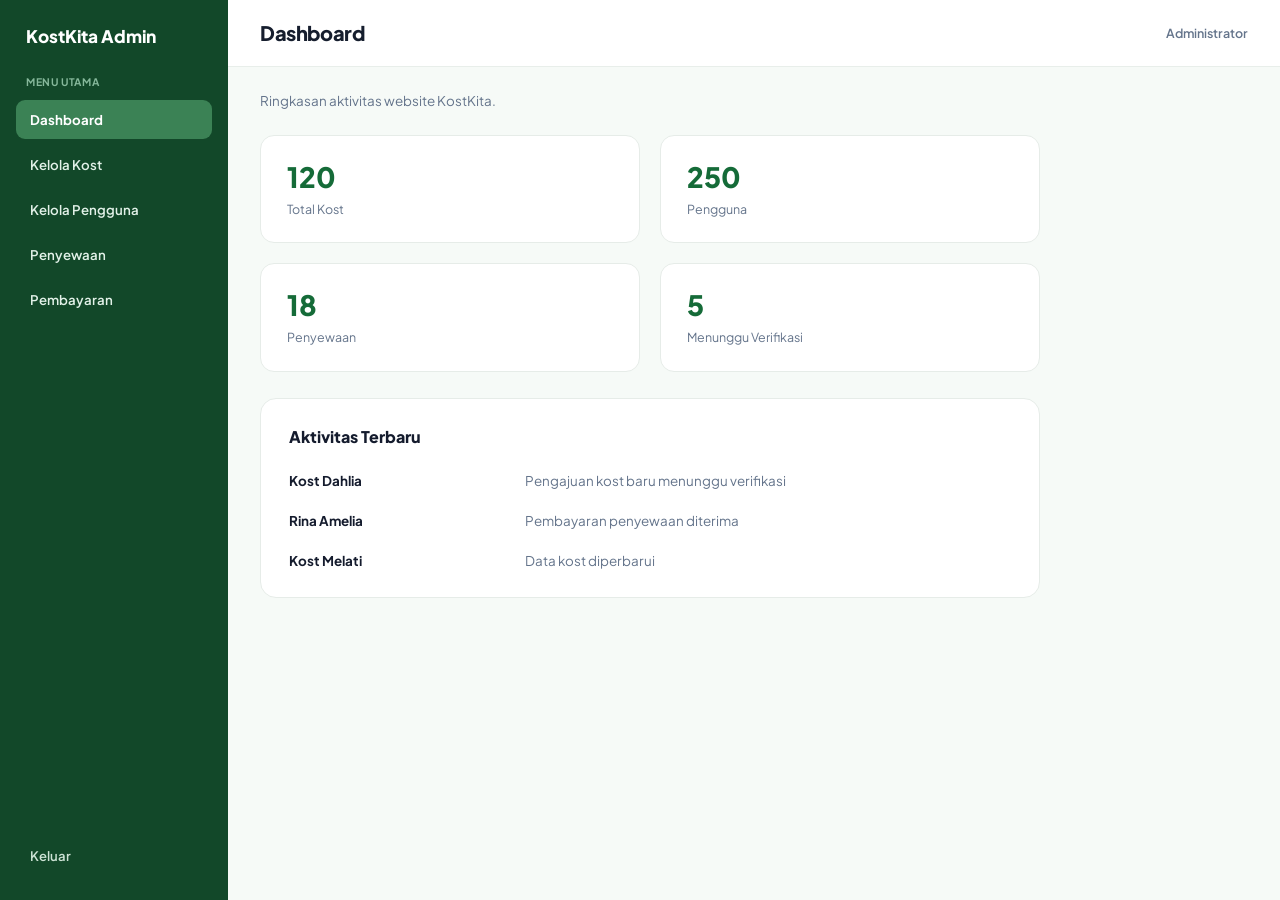
<file: admin.html>
<!doctype html>
<html lang="id">

<head>
  <meta charset="UTF-8" />
  <meta name="viewport" content="width=device-width, initial-scale=1.0" />
  <title>Dashboard Admin | KostKita</title>
  <link rel="preconnect" href="https://fonts.googleapis.com" />
  <link rel="preconnect" href="https://fonts.gstatic.com" crossorigin />
  <link href="https://fonts.googleapis.com/css2?family=Plus+Jakarta+Sans:wght@400;500;600;700;800&display=swap"
    rel="stylesheet" />
  <link rel="stylesheet" href="css/style.css" />
  <link rel="stylesheet" href="css/admin-style.css" />
</head>

<body class="admin-app-body">
  <div class="admin-shell">
    <!-- SIDEBAR HIJAU KIRI -->
    <aside class="admin-sidebar" id="adminSidebar">
      <div class="sidebar-top">
        <div class="sidebar-brand">KostKita Admin</div>
        <div class="sidebar-menu-label">MENU UTAMA</div>

        <nav class="sidebar-nav" aria-label="Menu Utama Admin">
          <button type="button" class="sidebar-link active" data-view="dashboard" data-title="Dashboard"
            onclick="switchAdminView(this)">
            Dashboard
          </button>
          <button type="button" class="sidebar-link" data-view="kost" data-title="Kelola Kost"
            onclick="switchAdminView(this)">
            Kelola Kost
          </button>
          <button type="button" class="sidebar-link" data-view="pengguna" data-title="Kelola Pengguna"
            onclick="switchAdminView(this)">
            Kelola Pengguna
          </button>
          <button type="button" class="sidebar-link" data-view="penyewaan" data-title="Kelola Penyewaan"
            onclick="switchAdminView(this)">
            Penyewaan
          </button>
          <button type="button" class="sidebar-link" data-view="pembayaran" data-title="Kelola Pembayaran"
            onclick="switchAdminView(this)">
            Pembayaran
          </button>
        </nav>
      </div>

      <div class="sidebar-bottom">
        <a href="login-admin.html" class="sidebar-logout" onclick="logoutAdmin()">
          Keluar
        </a>
      </div>
    </aside>

    <!-- AREA KONTEN KANAN -->
    <div class="admin-main-area">
      <!-- HEADER ATAS -->
      <header class="admin-topbar">
        <div class="topbar-left">
          <button type="button" class="btn-mobile-menu" aria-label="Buka Menu" onclick="toggleSidebarMobile()">
            ☰
          </button>
          <h1 id="adminHeaderTitle">Dashboard</h1>
        </div>
        <span class="admin-role-label">Administrator</span>
      </header>

      <main class="admin-content">
        <!-- ================= 1. VIEW DASHBOARD ================= -->
        <section id="view-dashboard" class="admin-view">
          <p class="admin-view-subtitle">
            Ringkasan aktivitas website KostKita.
          </p>

          <!-- 4 Kartu Statistik -->
          <div class="admin-stats-grid">
            <div class="admin-stat-card">
              <strong id="statTotalKost">120</strong>
              <span>Total Kost</span>
            </div>

            <div class="admin-stat-card">
              <strong id="statTotalUsers">250</strong>
              <span>Pengguna</span>
            </div>

            <div class="admin-stat-card">
              <strong id="statTotalRentals">18</strong>
              <span>Penyewaan</span>
            </div>

            <div class="admin-stat-card">
              <strong id="statPendingVerify">5</strong>
              <span>Menunggu Verifikasi</span>
            </div>
          </div>

          <!-- Kartu Aktivitas Terbaru -->
          <div class="admin-card">
            <h2>Aktivitas Terbaru</h2>

            <div class="activity-list">
              <div class="activity-row">
                <strong>Kost Dahlia</strong>
                <span>Pengajuan kost baru menunggu verifikasi</span>
              </div>
              <div class="activity-row">
                <strong>Rina Amelia</strong>
                <span>Pembayaran penyewaan diterima</span>
              </div>
              <div class="activity-row">
                <strong>Kost Melati</strong>
                <span>Data kost diperbarui</span>
              </div>
            </div>
          </div>
        </section>

        <!-- ================= 2. VIEW KELOLA KOST ================= -->
        <section id="view-kost" class="admin-view hidden">
          <p class="admin-view-subtitle">
            Tambah, lihat, ubah, dan hapus data kost.
          </p>

          <div class="view-action-bar">
            <button type="button" class="btn-admin-primary" onclick="openKostModal()">
              + Tambah Kost
            </button>
          </div>

          <div class="admin-table-card">
            <table class="admin-table">
              <thead>
                <tr>
                  <th>Nama Kost</th>
                  <th>Pemilik</th>
                  <th>Harga / bln</th>
                  <th>Status</th>
                  <th class="col-action">Aksi</th>
                </tr>
              </thead>
              <tbody id="kostTableBody"></tbody>
            </table>
          </div>
        </section>

        <!-- ================= 3. VIEW KELOLA PENGGUNA ================= -->
        <section id="view-pengguna" class="admin-view hidden">
          <p class="admin-view-subtitle">
            Lihat dan kelola akun mahasiswa yang terdaftar.
          </p>

          <div class="admin-table-card">
            <table class="admin-table">
              <thead>
                <tr>
                  <th>Nama Pengguna</th>
                  <th>Email</th>
                  <th>No. HP</th>
                  <th class="col-action">Aksi</th>
                </tr>
              </thead>
              <tbody id="userTableBody"></tbody>
            </table>
          </div>
        </section>

        <!-- ================= 4. VIEW KELOLA PENYEWAAN ================= -->
        <section id="view-penyewaan" class="admin-view hidden">
          <p class="admin-view-subtitle">
            Periksa pengajuan dan perbarui status penyewaan.
          </p>

          <div class="admin-table-card">
            <table class="admin-table">
              <thead>
                <tr>
                  <th>Penyewa</th>
                  <th>Nama Kost</th>
                  <th>Tanggal</th>
                  <th>Status</th>
                  <th class="col-action">Aksi</th>
                </tr>
              </thead>
              <tbody id="rentalTableBody"></tbody>
            </table>
          </div>
        </section>

        <!-- ================= 5. VIEW KELOLA PEMBAYARAN ================= -->
        <section id="view-pembayaran" class="admin-view hidden">
          <p class="admin-view-subtitle">
            Periksa pembayaran dan perbarui status transaksi.
          </p>

          <div class="admin-table-card">
            <table class="admin-table">
              <thead>
                <tr>
                  <th>Penyewa</th>
                  <th>Metode</th>
                  <th>Total</th>
                  <th>Status</th>
                  <th class="col-action">Aksi</th>
                </tr>
              </thead>
              <tbody id="paymentTableBody"></tbody>
            </table>
          </div>
        </section>
      </main>
    </div>
  </div>

  <!-- ================= MODAL KELOLA DATA ================= -->
  <div class="admin-modal-backdrop hidden" id="adminModalBackdrop">
    <div class="admin-modal-box">
      <div class="admin-modal-header">
        <h3 id="modalTitle">Edit Data</h3>
        <button type="button" class="btn-close-modal" onclick="closeAdminModal()">
          ✕
        </button>
      </div>
      <div id="modalBodyContent"></div>
    </div>
  </div>

  <script>
    // Data awal sesuai tampilan panel admin KostKita
    let kostData = [
      { id: 1, name: "Kost Dahlia", owner: "Ibu Sari", price: "Rp1.450.000", status: "Aktif" },
      { id: 2, name: "Kost Melati", owner: "Pak Budi", price: "Rp1.200.000", status: "Aktif" },
      { id: 3, name: "Kost Mawar", owner: "Ibu Rina", price: "Rp1.100.000", status: "Pending" },
      { id: 4, name: "Kost Anggrek", owner: "Pak Dedi", price: "Rp1.350.000", status: "Aktif" }
    ];

    let userData = [
      { id: 1, name: "Rina Amelia", email: "rina@email.com", phone: "081234567890" },
      { id: 2, name: "Dimas Putra", email: "dimas@email.com", phone: "081298765432" },
      { id: 3, name: "Salsa Putri", email: "salsa@email.com", phone: "081377889900" },
      { id: 4, name: "Fajar Ramadhan", email: "fajar@email.com", phone: "081355667788" }
    ];

    let rentalData = [
      { id: 1, tenant: "Rina Amelia", kost: "Kost Dahlia", date: "01/12/26", status: "Diajukan" },
      { id: 2, tenant: "Dimas Putra", kost: "Kost Melati", date: "15/01/27", status: "Disetujui" },
      { id: 3, tenant: "Salsa Putri", kost: "Kost Mawar", date: "20/01/27", status: "Ditolak" }
    ];

    let paymentData = [
      { id: 1, tenant: "Rina Amelia", method: "Transfer Bank", total: "Rp4.350.000", status: "Menunggu" },
      { id: 2, tenant: "Dimas Putra", method: "QRIS", total: "Rp1.200.000", status: "Berhasil" },
      { id: 3, tenant: "Salsa Putri", method: "E-Wallet", total: "Rp3.300.000", status: "Berhasil" }
    ];

    // Navigasi antar menu sidebar
    function switchAdminView(btn) {
      document.querySelectorAll(".sidebar-link").forEach((el) => el.classList.remove("active"));
      btn.classList.add("active");

      const targetView = btn.dataset.view;
      document.getElementById("adminHeaderTitle").textContent = btn.dataset.title;

      document.querySelectorAll(".admin-view").forEach((sec) => sec.classList.add("hidden"));
      document.getElementById(`view-${targetView}`).classList.remove("hidden");

      // Tutup sidebar otomatis di layar mobile
      document.getElementById("adminSidebar").classList.remove("open");
    }

    function toggleSidebarMobile() {
      document.getElementById("adminSidebar").classList.toggle("open");
    }

    function logoutAdmin() {
      sessionStorage.removeItem("kostkita_admin_email");
    }

    // Render tabel Kelola Kost
    function renderKostTable() {
      const tbody = document.getElementById("kostTableBody");
      tbody.innerHTML = kostData
        .map((item) => {
          const statusClass = item.status === "Aktif" ? "text-status-green" : "text-status-muted";
          return `
              <tr>
                <td><strong>${item.name}</strong></td>
                <td>${item.owner}</td>
                <td>${item.price}</td>
                <td><span class="${statusClass}">${item.status}</span></td>
                <td class="col-action">
                  <button type="button" class="action-link" onclick="openKostModal(${item.id})">Edit</button>
                  <span class="action-dot">•</span>
                  <button type="button" class="action-link" onclick="deleteKost(${item.id})">Hapus</button>
                </td>
              </tr>
            `;
        })
        .join("");
    }

    // Render tabel Kelola Pengguna
    function renderUserTable() {
      const tbody = document.getElementById("userTableBody");
      tbody.innerHTML = userData
        .map(
          (user) => `
            <tr>
              <td><strong>${user.name}</strong></td>
              <td>${user.email}</td>
              <td>${user.phone}</td>
              <td class="col-action">
                <button type="button" class="action-link" onclick="openUserModal(${user.id})">Edit</button>
                <span class="action-dot">•</span>
                <button type="button" class="action-link" onclick="deleteUser(${user.id})">Hapus</button>
              </td>
            </tr>
          `
        )
        .join("");
    }

    // Render tabel Kelola Penyewaan
    function renderRentalTable() {
      const tbody = document.getElementById("rentalTableBody");
      tbody.innerHTML = rentalData
        .map(
          (item) => `
            <tr>
              <td><strong>${item.tenant}</strong></td>
              <td>${item.kost}</td>
              <td>${item.date}</td>
              <td>${item.status}</td>
              <td class="col-action">
                <button type="button" class="action-link" onclick="openRentalModal(${item.id})">Lihat / Ubah</button>
              </td>
            </tr>
          `
        )
        .join("");
    }

    // Render tabel Kelola Pembayaran
    function renderPaymentTable() {
      const tbody = document.getElementById("paymentTableBody");
      tbody.innerHTML = paymentData
        .map((item) => {
          const isPaid = item.status === "Berhasil";
          const statusClass = isPaid ? "text-status-green" : "text-status-muted";
          const actionText = isPaid ? "Lihat" : "Verifikasi";
          return `
              <tr>
                <td><strong>${item.tenant}</strong></td>
                <td>${item.method}</td>
                <td>${item.total}</td>
                <td><span class="${statusClass}">${item.status}</span></td>
                <td class="col-action">
                  <button type="button" class="action-link" onclick="openPaymentModal(${item.id})">${actionText}</button>
                </td>
              </tr>
            `;
        })
        .join("");
    }

    // Modal Helpers
    function openModal(title, htmlContent) {
      document.getElementById("modalTitle").textContent = title;
      document.getElementById("modalBodyContent").innerHTML = htmlContent;
      document.getElementById("adminModalBackdrop").classList.remove("hidden");
    }

    function closeAdminModal() {
      document.getElementById("adminModalBackdrop").classList.add("hidden");
    }

    // CRUD Kost
    function openKostModal(id = null) {
      const existing = kostData.find((k) => k.id === id) || {
        name: "",
        owner: "",
        price: "Rp1.300.000",
        status: "Aktif"
      };

      openModal(
        id ? "Edit Data Kost" : "Tambah Kost Baru",
        `
          <form onsubmit="saveKost(event, ${id})">
            <div class="admin-form-group">
              <label>Nama Kost</label>
              <input type="text" id="mKostName" value="${existing.name}" required />
            </div>
            <div class="admin-form-group">
              <label>Pemilik</label>
              <input type="text" id="mKostOwner" value="${existing.owner}" required />
            </div>
            <div class="admin-form-group">
              <label>Harga / bln</label>
              <input type="text" id="mKostPrice" value="${existing.price}" required />
            </div>
            <div class="admin-form-group">
              <label>Status</label>
              <select id="mKostStatus">
                <option value="Aktif" ${existing.status === "Aktif" ? "selected" : ""}>Aktif</option>
                <option value="Pending" ${existing.status === "Pending" ? "selected" : ""}>Pending</option>
              </select>
            </div>
            <button type="submit" class="btn-admin-login">Simpan Data Kost</button>
          </form>
        `
      );
    }

    function saveKost(e, id) {
      e.preventDefault();
      const name = document.getElementById("mKostName").value.trim();
      const owner = document.getElementById("mKostOwner").value.trim();
      const price = document.getElementById("mKostPrice").value.trim();
      const status = document.getElementById("mKostStatus").value;

      if (id) {
        const idx = kostData.findIndex((k) => k.id === id);
        if (idx !== -1) kostData[idx] = { id, name, owner, price, status };
      } else {
        kostData.push({ id: Date.now(), name, owner, price, status });
      }

      renderKostTable();
      closeAdminModal();
    }

    function deleteKost(id) {
      if (!confirm("Hapus data kost ini?")) return;
      kostData = kostData.filter((k) => k.id !== id);
      renderKostTable();
    }

    // CRUD Pengguna
    function openUserModal(id) {
      const user = userData.find((u) => u.id === id);
      if (!user) return;

      openModal(
        "Edit Data Pengguna",
        `
          <form onsubmit="saveUser(event, ${id})">
            <div class="admin-form-group">
              <label>Nama Pengguna</label>
              <input type="text" id="mUserName" value="${user.name}" required />
            </div>
            <div class="admin-form-group">
              <label>Email</label>
              <input type="email" id="mUserEmail" value="${user.email}" required />
            </div>
            <div class="admin-form-group">
              <label>No. HP</label>
              <input type="text" id="mUserPhone" value="${user.phone}" required />
            </div>
            <button type="submit" class="btn-admin-login">Simpan Perubahan</button>
          </form>
        `
      );
    }

    function saveUser(e, id) {
      e.preventDefault();
      const idx = userData.findIndex((u) => u.id === id);
      if (idx !== -1) {
        userData[idx].name = document.getElementById("mUserName").value.trim();
        userData[idx].email = document.getElementById("mUserEmail").value.trim();
        userData[idx].phone = document.getElementById("mUserPhone").value.trim();
      }
      renderUserTable();
      closeAdminModal();
    }

    function deleteUser(id) {
      if (!confirm("Hapus akun pengguna ini?")) return;
      userData = userData.filter((u) => u.id !== id);
      renderUserTable();
    }

    // Ubah Status Penyewaan
    function openRentalModal(id) {
      const item = rentalData.find((r) => r.id === id);
      if (!item) return;

      openModal(
        "Detail & Status Penyewaan",
        `
          <p class="modal-info-line"><strong>Penyewa:</strong> ${item.tenant}</p>
          <p class="modal-info-line"><strong>Nama Kost:</strong> ${item.kost}</p>
          <p class="modal-info-line" style="margin-bottom:16px"><strong>Tanggal Masuk:</strong> ${item.date}</p>
          <form onsubmit="saveRentalStatus(event, ${id})">
            <div class="admin-form-group">
              <label>Status Pengajuan</label>
              <select id="mRentalStatus">
                <option value="Diajukan" ${item.status === "Diajukan" ? "selected" : ""}>Diajukan</option>
                <option value="Disetujui" ${item.status === "Disetujui" ? "selected" : ""}>Disetujui</option>
                <option value="Ditolak" ${item.status === "Ditolak" ? "selected" : ""}>Ditolak</option>
              </select>
            </div>
            <button type="submit" class="btn-admin-login">Perbarui Status</button>
          </form>
        `
      );
    }

    function saveRentalStatus(e, id) {
      e.preventDefault();
      const idx = rentalData.findIndex((r) => r.id === id);
      if (idx !== -1) {
        rentalData[idx].status = document.getElementById("mRentalStatus").value;
      }
      renderRentalTable();
      closeAdminModal();
    }

    // Verifikasi Pembayaran
    function openPaymentModal(id) {
      const item = paymentData.find((p) => p.id === id);
      if (!item) return;

      const isPaid = item.status === "Berhasil";
      openModal(
        isPaid ? "Detail Transaksi Pembayaran" : "Verifikasi Pembayaran",
        `
          <p class="modal-info-line"><strong>Penyewa:</strong> ${item.tenant}</p>
          <p class="modal-info-line"><strong>Metode:</strong> ${item.method}</p>
          <p class="modal-info-line"><strong>Total:</strong> ${item.total}</p>
          <p class="modal-info-line" style="margin-bottom:18px"><strong>Status Saat Ini:</strong> ${item.status}</p>
          ${isPaid
          ? `<button type="button" class="btn-admin-login" onclick="closeAdminModal()">Tutup</button>`
          : `<button type="button" class="btn-admin-login" onclick="verifyPayment(${id})">Konfirmasi & Verifikasi Pembayaran</button>`
        }
        `
      );
    }

    function verifyPayment(id) {
      const idx = paymentData.findIndex((p) => p.id === id);
      if (idx !== -1) {
        paymentData[idx].status = "Berhasil";
      }
      renderPaymentTable();
      closeAdminModal();
    }

    // Inisialisasi awal
    renderKostTable();
    renderUserTable();
    renderRentalTable();
    renderPaymentTable();
  </script>
</body>

</html>
</file>
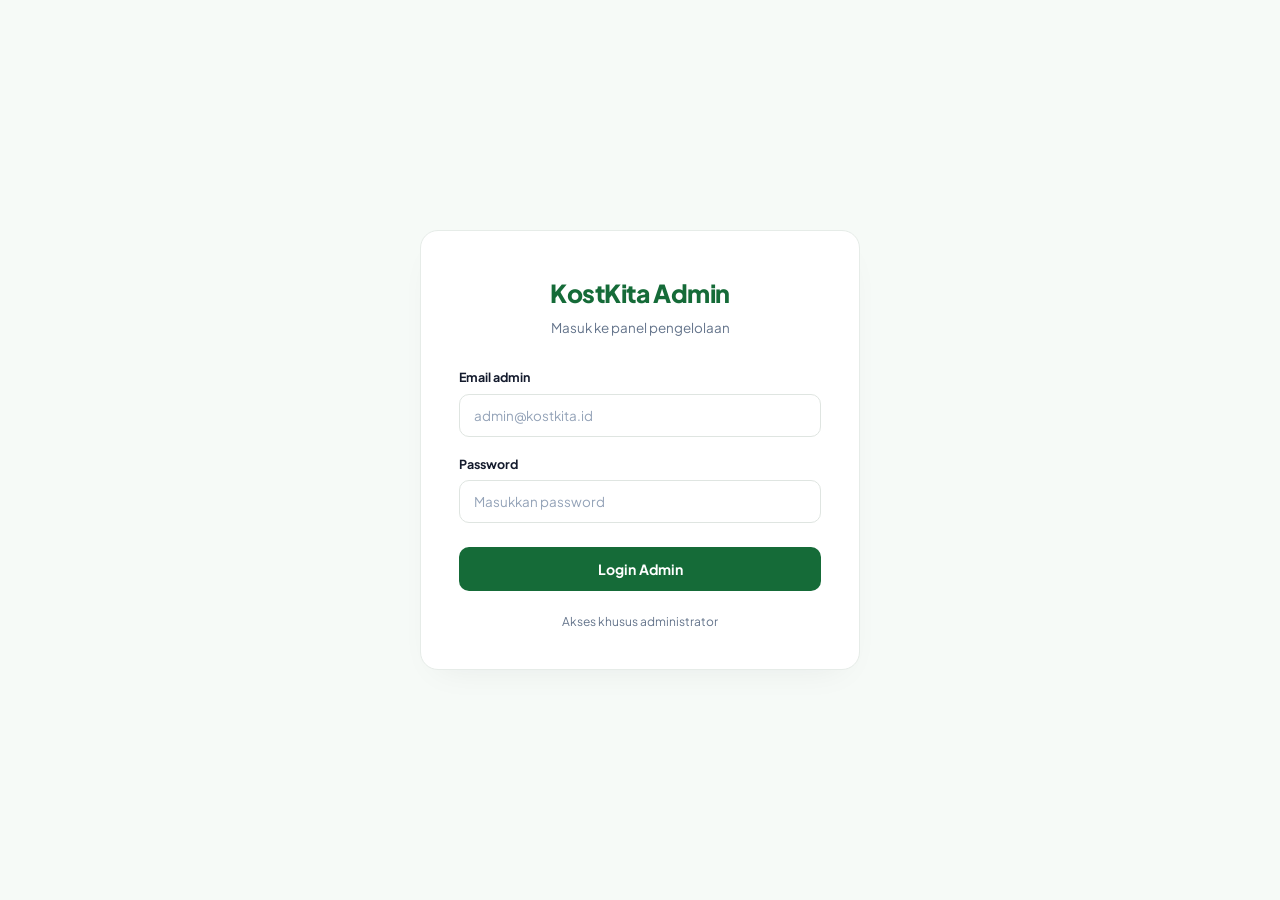
<file: login-admin.html>
<!doctype html>
<html lang="id">

<head>
    <meta charset="UTF-8" />
    <meta name="viewport" content="width=device-width, initial-scale=1.0" />
    <title>Login Admin | KostKita</title>
    <link rel="preconnect" href="https://fonts.googleapis.com" />
    <link rel="preconnect" href="https://fonts.gstatic.com" crossorigin />
    <link href="https://fonts.googleapis.com/css2?family=Plus+Jakarta+Sans:wght@400;500;600;700;800&display=swap"
        rel="stylesheet" />
    <link rel="stylesheet" href="css/style.css" />
    <link rel="stylesheet" href="css/admin-style.css" />
</head>

<body class="admin-login-body">
    <main class="admin-login-wrapper">
        <div class="admin-login-card">
            <h1>KostKita Admin</h1>
            <p class="admin-login-subtitle">Masuk ke panel pengelolaan</p>

            <form id="adminLoginForm" onsubmit="handleAdminLogin(event)">
                <div class="admin-form-group">
                    <label for="adminEmail">Email admin</label>
                    <input type="email" id="adminEmail" placeholder="admin@kostkita.id" required />
                </div>

                <div class="admin-form-group">
                    <label for="adminPassword">Password</label>
                    <input type="password" id="adminPassword" placeholder="Masukkan password" required />
                </div>

                <button type="submit" class="btn-admin-login">Login Admin</button>
            </form>

            <p class="admin-login-note">Akses khusus administrator</p>
        </div>
    </main>

    <script>
        function handleAdminLogin(e) {
            e.preventDefault();
            const email = document.getElementById("adminEmail").value.trim();
            sessionStorage.setItem("kostkita_admin_email", email || "admin@kostkita.id");
            window.location.href = "admin.html";
        }
    </script>
</body>

</html>
</file>
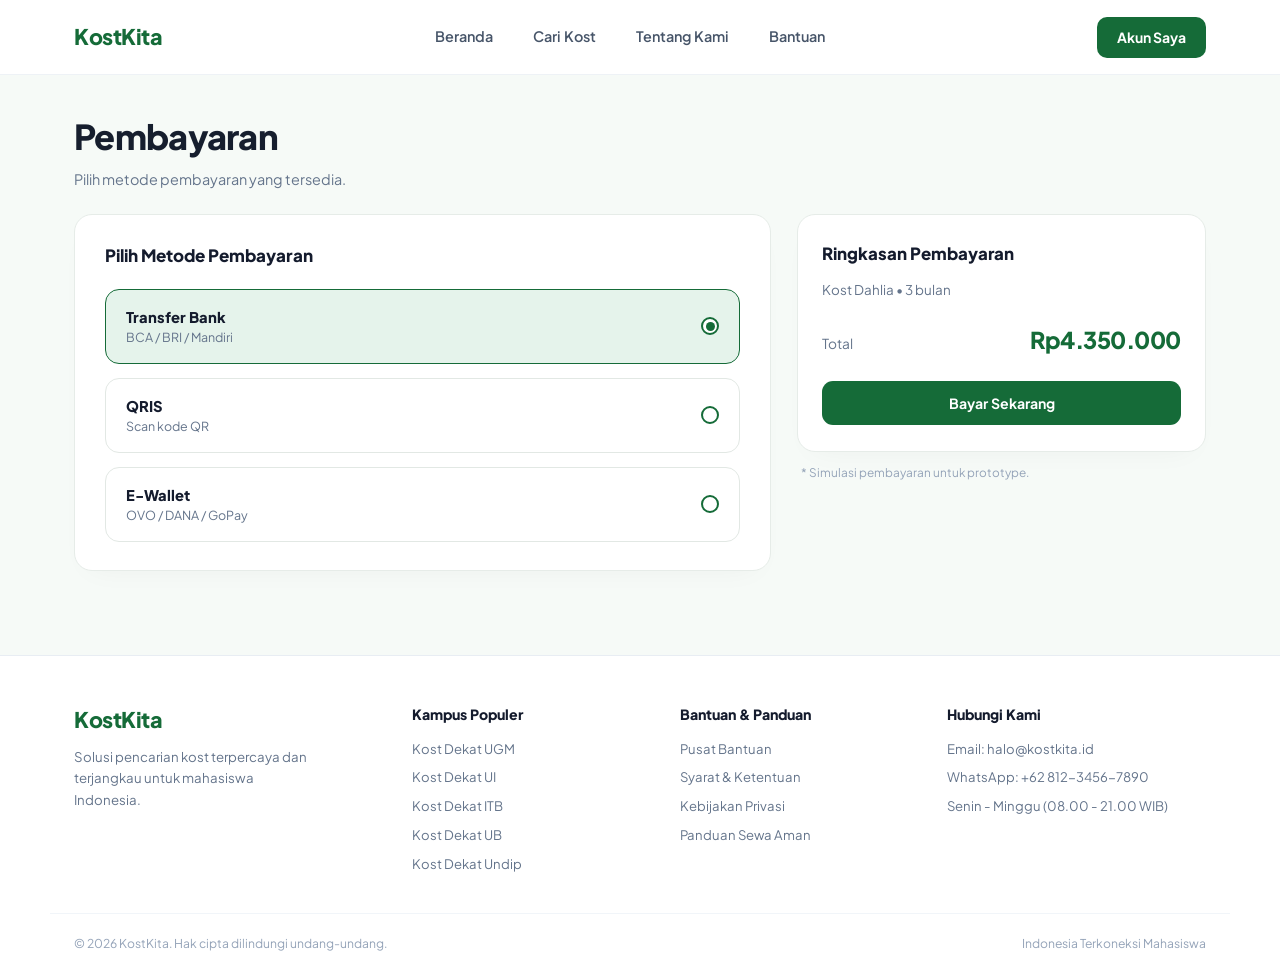
<file: pembayaran.html>
<!doctype html>
<html lang="id">

<head>
  <meta charset="UTF-8" />
  <meta name="viewport" content="width=device-width, initial-scale=1.0" />
  <title>Pembayaran | KostKita</title>
  <link rel="preconnect" href="https://fonts.googleapis.com" />
  <link rel="preconnect" href="https://fonts.gstatic.com" crossorigin />
  <link href="https://fonts.googleapis.com/css2?family=Plus+Jakarta+Sans:wght@400;500;600;700;800&display=swap"
    rel="stylesheet" />
  <link rel="stylesheet" href="css/style.css" />
  <link rel="stylesheet" href="css/pembayaran-style.css" />
</head>

<body>
  <!-- NAVBAR -->
  <header class="topbar">
    <div class="container nav">
      <a class="logo" href="index.html">KostKita</a>

      <nav class="navlinks">
        <a href="index.html">Beranda</a>
        <a href="cari-kost.html">Cari Kost</a>
        <a href="tentang-kami.html">Tentang Kami</a>
        <a href="bantuan.html">Bantuan</a>
      </nav>

      <div class="nav-actions">
        <a class="btn-auth" href="riwayat-sewa.html">Akun Saya</a>
      </div>
    </div>
  </header>

  <main class="pay-page-main">
    <div class="container">
      <!-- ================= STATE 1: PEMBAYARAN ================= -->
      <section id="paymentStepSection">
        <div class="pay-page-header">
          <h1>Pembayaran</h1>
          <p class="pay-subtitle">Pilih metode pembayaran yang tersedia.</p>
        </div>

        <div class="pay-layout">
          <!-- KOLOM KIRI: PILIH METODE PEMBAYARAN -->
          <div class="pay-methods-card">
            <h2>Pilih Metode Pembayaran</h2>

            <div class="method-list" role="radiogroup" aria-label="Metode Pembayaran">
              <!-- Opsi 1: Transfer Bank -->
              <button type="button" class="method-option active" data-method="Transfer Bank"
                onclick="selectPaymentMethod(this)">
                <div class="method-info">
                  <strong>Transfer Bank</strong>
                  <span>BCA / BRI / Mandiri</span>
                </div>
                <span class="radio-indicator" aria-hidden="true"></span>
              </button>

              <!-- Opsi 2: QRIS -->
              <button type="button" class="method-option" data-method="QRIS" onclick="selectPaymentMethod(this)">
                <div class="method-info">
                  <strong>QRIS</strong>
                  <span>Scan kode QR</span>
                </div>
                <span class="radio-indicator" aria-hidden="true"></span>
              </button>

              <!-- Opsi 3: E-Wallet -->
              <button type="button" class="method-option" data-method="E-Wallet" onclick="selectPaymentMethod(this)">
                <div class="method-info">
                  <strong>E-Wallet</strong>
                  <span>OVO / DANA / GoPay</span>
                </div>
                <span class="radio-indicator" aria-hidden="true"></span>
              </button>
            </div>
          </div>

          <!-- KOLOM KANAN: RINGKASAN PEMBAYARAN -->
          <aside class="pay-summary-col">
            <div class="pay-summary-card">
              <h2>Ringkasan Pembayaran</h2>
              <p class="summary-meta" id="paySummaryMeta">Kost Dahlia • 3 bulan</p>

              <div class="summary-total-row">
                <span>Total</span>
                <strong id="paySummaryTotal">Rp4.350.000</strong>
              </div>

              <button type="button" class="btn-pay-now" onclick="processPayment()">
                Bayar Sekarang
              </button>
            </div>

            <p class="prototype-note">* Simulasi pembayaran untuk prototype.</p>
          </aside>
        </div>
      </section>

      <!-- ================= STATE 2: PEMBAYARAN BERHASIL ================= -->
      <section id="paymentSuccessSection" class="hidden">
        <div class="pay-page-header">
          <h1>Pembayaran Berhasil</h1>
          <p class="pay-subtitle">
            Terima kasih! Pembayaran penyewaan kamu telah berhasil.
          </p>
        </div>

        <div class="success-card-wrap">
          <div class="success-card">
            <div class="success-check-circle">
              <svg width="32" height="32" viewBox="0 0 24 24" fill="none" stroke="currentColor" stroke-width="3"
                stroke-linecap="round" stroke-linejoin="round">
                <polyline points="20 6 9 17 4 12" />
              </svg>
            </div>

            <h2>Pembayaran berhasil!</h2>
            <p class="success-desc">Pesanan kamu sudah tercatat di KostKita.</p>

            <div class="receipt-box">
              <div class="receipt-row">
                <span>Nomor transaksi</span>
                <strong id="receiptCode">KK-2026-00125</strong>
              </div>
              <div class="receipt-row">
                <span>Total pembayaran</span>
                <strong class="receipt-total" id="receiptTotal">Rp4.350.000</strong>
              </div>
            </div>

            <div class="success-actions">
              <a href="riwayat-sewa.html" class="btn-success-primary">
                Lihat Pesanan
              </a>
              <a href="index.html" class="btn-success-dark">
                Kembali ke Beranda
              </a>
            </div>
          </div>
        </div>
      </section>
    </div>
  </main>

  <!-- FOOTER 4 KOLOM -->
  <footer class="footer-light">
    <div class="container footer-grid-4">
      <div class="footer-brand">
        <a class="logo" href="index.html">KostKita</a>
        <p>Solusi pencarian kost terpercaya dan terjangkau untuk mahasiswa Indonesia.</p>
      </div>

      <div class="footer-col">
        <h4>Kampus Populer</h4>
        <ul>
          <li><a href="cari-kost.html?q=UGM">Kost Dekat UGM</a></li>
          <li><a href="cari-kost.html?q=UI">Kost Dekat UI</a></li>
          <li><a href="cari-kost.html?q=ITB">Kost Dekat ITB</a></li>
          <li><a href="cari-kost.html?q=UB">Kost Dekat UB</a></li>
          <li><a href="cari-kost.html?q=Undip">Kost Dekat Undip</a></li>
        </ul>
      </div>

      <div class="footer-col">
        <h4>Bantuan &amp; Panduan</h4>
        <ul>
          <li><a href="bantuan.html">Pusat Bantuan</a></li>
          <li><a href="tentang-kami.html">Syarat &amp; Ketentuan</a></li>
          <li><a href="tentang-kami.html">Kebijakan Privasi</a></li>
          <li><a href="bantuan.html#faqSection">Panduan Sewa Aman</a></li>
        </ul>
      </div>

      <div class="footer-col">
        <h4>Hubungi Kami</h4>
        <ul class="contact-list">
          <li>Email: halo@kostkita.id</li>
          <li>WhatsApp: +62 812-3456-7890</li>
          <li>Senin - Minggu (08.00 - 21.00 WIB)</li>
        </ul>
      </div>
    </div>

    <div class="container footer-bottom-bar">
      <span>© 2026 KostKita. Hak cipta dilindungi undang-undang.</span>
      <span>Indonesia Terkoneksi Mahasiswa</span>
    </div>
  </footer>

  <script>
    let selectedMethod = "Transfer Bank";
    let bookingData = {
      kostName: "Kost Dahlia",
      months: 3,
      totalAmount: 4350000
    };

    function formatRupiah(num) {
      return "Rp" + Number(num).toLocaleString("id-ID");
    }

    // Sinkronkan data pesanan dari halaman pengajuan-sewa jika ada
    (function initPaymentSummary() {
      try {
        const saved = JSON.parse(localStorage.getItem("kostkita_booking"));
        if (saved && saved.totalAmount) {
          bookingData = saved;
          const totalFormatted = formatRupiah(saved.totalAmount);
          document.getElementById("paySummaryMeta").textContent =
            `${saved.kostName || "Kost Dahlia"} • ${saved.months || 3} bulan`;
          document.getElementById("paySummaryTotal").textContent = totalFormatted;
          document.getElementById("receiptTotal").textContent = totalFormatted;
        }
      } catch (err) {
        // Gunakan nilai default jika localStorage kosong
      }
    })();

    function selectPaymentMethod(btn) {
      document.querySelectorAll(".method-option").forEach((el) => {
        el.classList.remove("active");
      });
      btn.classList.add("active");
      selectedMethod = btn.dataset.method;
    }

    function processPayment() {
      const trxCode = "KK-2026-00125";
      document.getElementById("receiptCode").textContent = trxCode;

      // Simpan riwayat transaksi simulasi
      try {
        const history = JSON.parse(localStorage.getItem("kostkita_orders") || "[]");
        history.unshift({
          code: trxCode,
          kostName: bookingData.kostName || "Kost Dahlia",
          months: bookingData.months || 3,
          startDate: bookingData.startDate || "1 Desember 2026",
          totalAmount: bookingData.totalAmount || 4350000,
          method: selectedMethod,
          status: "Lunas"
        });
        localStorage.setItem("kostkita_orders", JSON.stringify(history));
      } catch (err) {
        // Abaikan jika storage tidak tersedia
      }

      document.getElementById("paymentStepSection").classList.add("hidden");
      document.getElementById("paymentSuccessSection").classList.remove("hidden");
      window.scrollTo({ top: 0, behavior: "smooth" });
    }
  </script>
  <script src="js/app.js"></script>
</body>

</html>
</file>
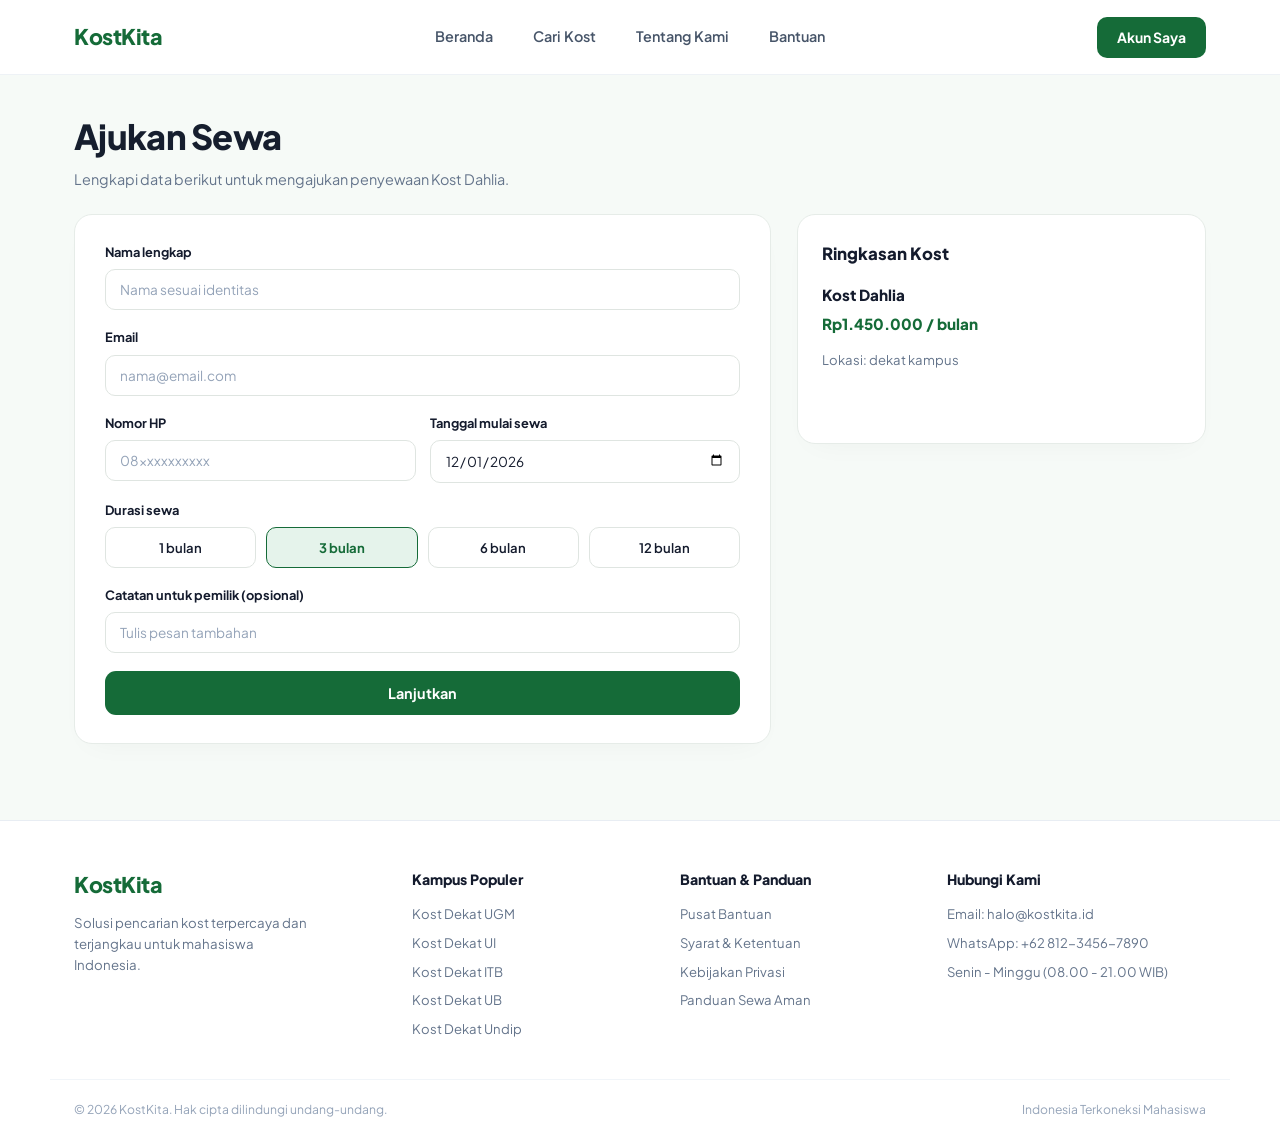
<file: pengajuan-sewa.html>
<!doctype html>
<html lang="id">

<head>
  <meta charset="UTF-8" />
  <meta name="viewport" content="width=device-width, initial-scale=1.0" />
  <title>Ajukan Sewa | KostKita</title>
  <link rel="preconnect" href="https://fonts.googleapis.com" />
  <link rel="preconnect" href="https://fonts.gstatic.com" crossorigin />
  <link href="https://fonts.googleapis.com/css2?family=Plus+Jakarta+Sans:wght@400;500;600;700;800&display=swap"
    rel="stylesheet" />
  <link rel="stylesheet" href="css/style.css" />
  <link rel="stylesheet" href="css/pengajuan-style.css" />
</head>

<body>
  <!-- NAVBAR -->
  <header class="topbar">
    <div class="container nav">
      <a class="logo" href="index.html">KostKita</a>

      <nav class="navlinks">
        <a href="index.html">Beranda</a>
        <a href="cari-kost.html">Cari Kost</a>
        <a href="tentang-kami.html">Tentang Kami</a>
        <a href="bantuan.html">Bantuan</a>
      </nav>

      <div class="nav-actions">
        <a class="btn-auth" href="riwayat-sewa.html">Akun Saya</a>
      </div>
    </div>
  </header>

  <main class="rent-page-main">
    <div class="container">
      <!-- ================= LANGKAH 1: FORM AJUKAN SEWA ================= -->
      <section id="stepFormSection">
        <div class="rent-page-header">
          <h1>Ajukan Sewa</h1>
          <p class="rent-subtitle">
            Lengkapi data berikut untuk mengajukan penyewaan Kost Dahlia.
          </p>
        </div>

        <div class="rent-layout">
          <!-- KARTU FORM KIRI -->
          <div class="rent-form-card">
            <form id="rentForm" onsubmit="goToConfirmation(event)">
              <div class="rent-field">
                <label for="tenantName">Nama lengkap</label>
                <input type="text" id="tenantName" placeholder="Nama sesuai identitas" required />
              </div>

              <div class="rent-field">
                <label for="tenantEmail">Email</label>
                <input type="email" id="tenantEmail" placeholder="nama@email.com" required />
              </div>

              <div class="rent-row-2">
                <div class="rent-field">
                  <label for="tenantPhone">Nomor HP</label>
                  <input type="tel" id="tenantPhone" placeholder="08xxxxxxxxxx" required />
                </div>

                <div class="rent-field">
                  <label for="startDate">Tanggal mulai sewa</label>
                  <input type="date" id="startDate" value="2026-12-01" required />
                </div>
              </div>

              <div class="rent-field">
                <label>Durasi sewa</label>
                <input type="hidden" id="durationMonths" value="3" />
                <div class="duration-grid" id="durationGrid">
                  <button type="button" class="duration-option" data-months="1" onclick="selectDuration(this)">
                    1 bulan
                  </button>
                  <button type="button" class="duration-option active" data-months="3" onclick="selectDuration(this)">
                    3 bulan
                  </button>
                  <button type="button" class="duration-option" data-months="6" onclick="selectDuration(this)">
                    6 bulan
                  </button>
                  <button type="button" class="duration-option" data-months="12" onclick="selectDuration(this)">
                    12 bulan
                  </button>
                </div>
              </div>

              <div class="rent-field">
                <label for="ownerNote">Catatan untuk pemilik (opsional)</label>
                <input type="text" id="ownerNote" placeholder="Tulis pesan tambahan" />
              </div>

              <button type="submit" class="btn-rent-primary">Lanjutkan</button>
            </form>
          </div>

          <!-- KARTU RINGKASAN KOST KANAN -->
          <aside class="rent-summary-card">
            <h2>Ringkasan Kost</h2>
            <div class="summary-kost-name">Kost Dahlia</div>
            <div class="summary-kost-price">Rp1.450.000 / bulan</div>
            <p class="summary-kost-loc">Lokasi: dekat kampus</p>
          </aside>
        </div>
      </section>

      <!-- ================= LANGKAH 2: KONFIRMASI PENYEWAAN ================= -->
      <section id="stepConfirmSection" class="hidden">
        <div class="rent-page-header">
          <h1>Konfirmasi Penyewaan</h1>
          <p class="rent-subtitle">
            Periksa kembali detail pesanan sebelum melanjutkan pembayaran.
          </p>
        </div>

        <div class="rent-layout">
          <!-- KOLOM KIRI: DETAIL PENYEWAAN & TOTAL -->
          <div>
            <div class="confirm-detail-card">
              <h2>Detail Penyewaan</h2>

              <div class="confirm-rows">
                <div class="confirm-row">
                  <span>Nama kost</span>
                  <strong>Kost Dahlia</strong>
                </div>
                <div class="confirm-row">
                  <span>Nama penyewa</span>
                  <strong id="confirmTenantName">Nama Mahasiswa</strong>
                </div>
                <div class="confirm-row">
                  <span>Tanggal masuk</span>
                  <strong id="confirmStartDate">1 Desember 2026</strong>
                </div>
                <div class="confirm-row">
                  <span>Durasi sewa</span>
                  <strong id="confirmDuration">3 bulan</strong>
                </div>
                <div class="confirm-row">
                  <span>Harga per bulan</span>
                  <strong>Rp1.450.000</strong>
                </div>
              </div>
            </div>

            <!-- BAR TOTAL PEMBAYARAN -->
            <div class="total-payment-bar">
              <span class="total-label">TOTAL PEMBAYARAN</span>
              <strong class="total-amount" id="confirmTotalAmount">Rp4.350.000</strong>
            </div>
          </div>

          <!-- KOLOM KANAN: SEBELUM MELANJUTKAN & TOMBOL BAYAR -->
          <aside class="confirm-side-col">
            <div class="before-continue-card">
              <h2>Sebelum melanjutkan</h2>
              <p>
                Pastikan tanggal dan durasi sewa sudah sesuai. Pesanan diproses setelah pembayaran terverifikasi.
              </p>
            </div>

            <a href="pembayaran.html" class="btn-rent-primary">
              Lanjut ke Pembayaran
            </a>

            <button type="button" class="btn-back-edit" onclick="backToForm()">
              ← Ubah Data Penyewaan
            </button>
          </aside>
        </div>
      </section>
    </div>
  </main>

  <!-- FOOTER 4 KOLOM -->
  <footer class="footer-light">
    <div class="container footer-grid-4">
      <div class="footer-brand">
        <a class="logo" href="index.html">KostKita</a>
        <p>Solusi pencarian kost terpercaya dan terjangkau untuk mahasiswa Indonesia.</p>
      </div>

      <div class="footer-col">
        <h4>Kampus Populer</h4>
        <ul>
          <li><a href="cari-kost.html?q=UGM">Kost Dekat UGM</a></li>
          <li><a href="cari-kost.html?q=UI">Kost Dekat UI</a></li>
          <li><a href="cari-kost.html?q=ITB">Kost Dekat ITB</a></li>
          <li><a href="cari-kost.html?q=UB">Kost Dekat UB</a></li>
          <li><a href="cari-kost.html?q=Undip">Kost Dekat Undip</a></li>
        </ul>
      </div>

      <div class="footer-col">
        <h4>Bantuan &amp; Panduan</h4>
        <ul>
          <li><a href="bantuan.html">Pusat Bantuan</a></li>
          <li><a href="tentang-kami.html">Syarat &amp; Ketentuan</a></li>
          <li><a href="tentang-kami.html">Kebijakan Privasi</a></li>
          <li><a href="bantuan.html#faqSection">Panduan Sewa Aman</a></li>
        </ul>
      </div>

      <div class="footer-col">
        <h4>Hubungi Kami</h4>
        <ul class="contact-list">
          <li>Email: halo@kostkita.id</li>
          <li>WhatsApp: +62 812-3456-7890</li>
          <li>Senin - Minggu (08.00 - 21.00 WIB)</li>
        </ul>
      </div>
    </div>

    <div class="container footer-bottom-bar">
      <span>© 2026 KostKita. Hak cipta dilindungi undang-undang.</span>
      <span>Indonesia Terkoneksi Mahasiswa</span>
    </div>
  </footer>

  <script>
    const MONTHLY_PRICE = 1450000;

    function formatRupiah(num) {
      return "Rp" + num.toLocaleString("id-ID");
    }

    function formatIndoDate(dateStr) {
      if (!dateStr) return "1 Desember 2026";
      const months = [
        "Januari", "Februari", "Maret", "April", "Mei", "Juni",
        "Juli", "Agustus", "September", "Oktober", "November", "Desember"
      ];
      const parts = dateStr.split("-");
      if (parts.length !== 3) return dateStr;
      const year = parts[0];
      const monthName = months[parseInt(parts[1], 10) - 1] || "";
      const day = parseInt(parts[2], 10);
      return `${day} ${monthName} ${year}`;
    }

    function selectDuration(btn) {
      document.querySelectorAll(".duration-option").forEach((el) => {
        el.classList.remove("active");
      });
      btn.classList.add("active");
      document.getElementById("durationMonths").value = btn.dataset.months;
    }

    function goToConfirmation(e) {
      e.preventDefault();

      const name = document.getElementById("tenantName").value.trim() || "Nama Mahasiswa";
      const email = document.getElementById("tenantEmail").value.trim();
      const phone = document.getElementById("tenantPhone").value.trim();
      const rawDate = document.getElementById("startDate").value;
      const months = parseInt(document.getElementById("durationMonths").value, 10) || 3;
      const note = document.getElementById("ownerNote").value.trim();

      const formattedDate = formatIndoDate(rawDate);
      const total = MONTHLY_PRICE * months;

      document.getElementById("confirmTenantName").textContent = name;
      document.getElementById("confirmStartDate").textContent = formattedDate;
      document.getElementById("confirmDuration").textContent = `${months} bulan`;
      document.getElementById("confirmTotalAmount").textContent = formatRupiah(total);

      // Simpan data pesanan sementara untuk halaman pembayaran
      localStorage.setItem(
        "kostkita_booking",
        JSON.stringify({
          kostName: "Kost Dahlia",
          tenantName: name,
          email,
          phone,
          startDate: formattedDate,
          months,
          monthlyPrice: MONTHLY_PRICE,
          totalAmount: total,
          note
        })
      );

      document.getElementById("stepFormSection").classList.add("hidden");
      document.getElementById("stepConfirmSection").classList.remove("hidden");
      window.scrollTo({ top: 0, behavior: "smooth" });
    }

    function backToForm() {
      document.getElementById("stepConfirmSection").classList.add("hidden");
      document.getElementById("stepFormSection").classList.remove("hidden");
      window.scrollTo({ top: 0, behavior: "smooth" });
    }
  </script>
  <script src="js/app.js"></script>
</body>

</html>
</file>
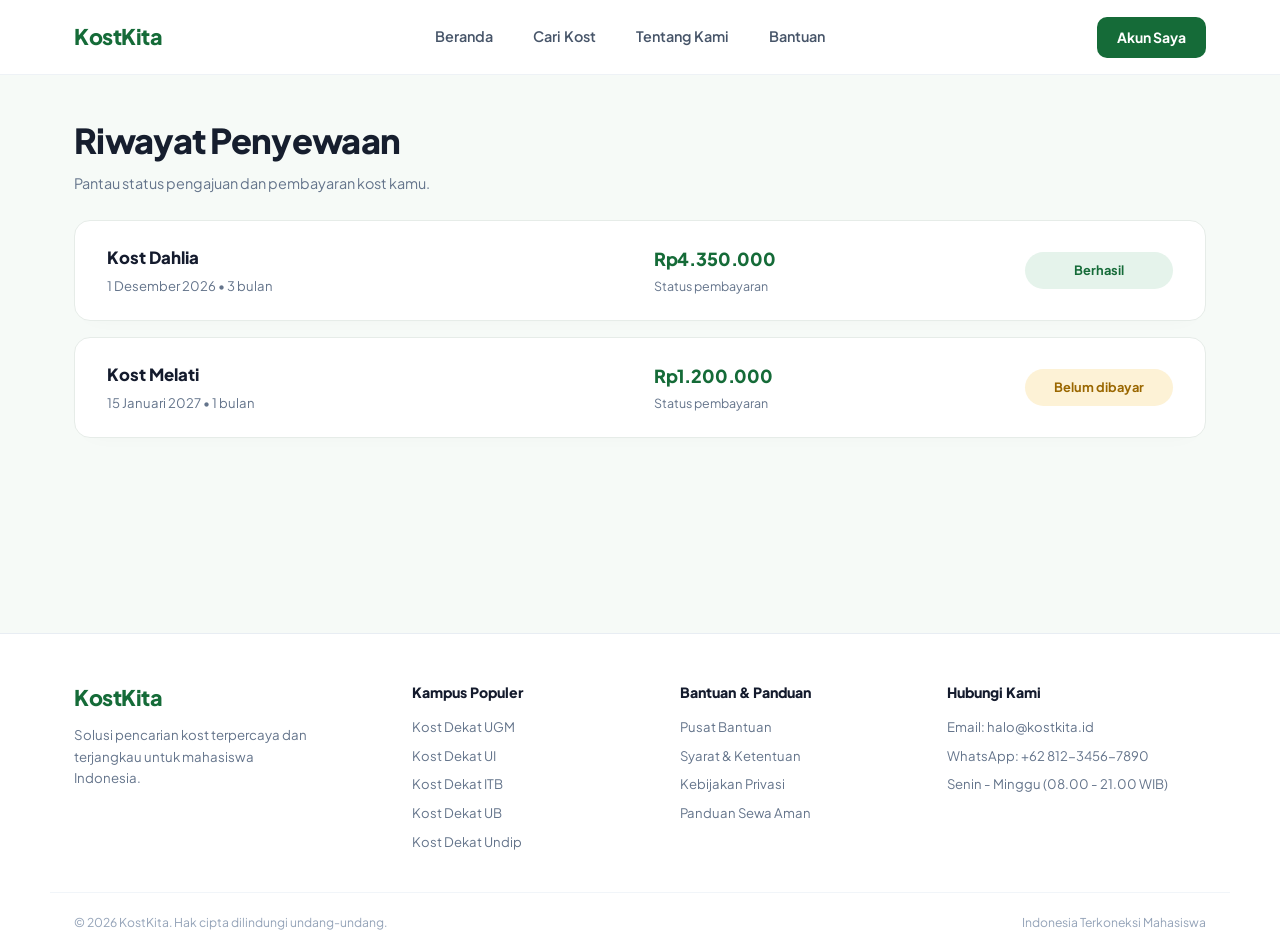
<file: riwayat-sewa.html>
<!doctype html>
<html lang="id">

<head>
  <meta charset="UTF-8" />
  <meta name="viewport" content="width=device-width, initial-scale=1.0" />
  <title>Riwayat Penyewaan | KostKita</title>
  <link rel="preconnect" href="https://fonts.googleapis.com" />
  <link rel="preconnect" href="https://fonts.gstatic.com" crossorigin />
  <link href="https://fonts.googleapis.com/css2?family=Plus+Jakarta+Sans:wght@400;500;600;700;800&display=swap"
    rel="stylesheet" />
  <link rel="stylesheet" href="css/style.css" />
  <link rel="stylesheet" href="css/riwayat-style.css" />
</head>

<body>
  <!-- NAVBAR -->
  <header class="topbar">
    <div class="container nav">
      <a class="logo" href="index.html">KostKita</a>

      <nav class="navlinks">
        <a href="index.html">Beranda</a>
        <a href="cari-kost.html">Cari Kost</a>
        <a href="tentang-kami.html">Tentang Kami</a>
        <a href="bantuan.html">Bantuan</a>
      </nav>

      <div class="nav-actions">
        <a class="btn-auth" href="riwayat-sewa.html">Akun Saya</a>
      </div>
    </div>
  </header>

  <!-- MAIN CONTENT -->
  <main class="history-page-main">
    <div class="container">
      <div class="history-page-header">
        <h1>Riwayat Penyewaan</h1>
        <p class="history-subtitle">
          Pantau status pengajuan dan pembayaran kost kamu.
        </p>
      </div>

      <!-- DAFTAR KARTU RIWAYAT PENYEWAAN -->
      <div class="history-list" id="historyList">
        <!-- Item 1: Berhasil -->
        <article class="history-card">
          <div class="history-kost-info">
            <h2>Kost Dahlia</h2>
            <p>1 Desember 2026 • 3 bulan</p>
          </div>

          <div class="history-price-info">
            <strong>Rp4.350.000</strong>
            <span>Status pembayaran</span>
          </div>

          <div class="history-status-col">
            <span class="status-pill-badge status-paid">Berhasil</span>
          </div>
        </article>

        <!-- Item 2: Belum dibayar -->
        <article class="history-card">
          <div class="history-kost-info">
            <h2>Kost Melati</h2>
            <p>15 Januari 2027 • 1 bulan</p>
          </div>

          <div class="history-price-info">
            <strong>Rp1.200.000</strong>
            <span>Status pembayaran</span>
          </div>

          <div class="history-status-col">
            <a href="pembayaran.html" class="status-pill-badge status-unpaid" title="Klik untuk melanjutkan pembayaran">
              Belum dibayar
            </a>
          </div>
        </article>
      </div>
    </div>
  </main>

  <!-- FOOTER 4 KOLOM -->
  <footer class="footer-light">
    <div class="container footer-grid-4">
      <div class="footer-brand">
        <a class="logo" href="index.html">KostKita</a>
        <p>Solusi pencarian kost terpercaya dan terjangkau untuk mahasiswa Indonesia.</p>
      </div>

      <div class="footer-col">
        <h4>Kampus Populer</h4>
        <ul>
          <li><a href="cari-kost.html?q=UGM">Kost Dekat UGM</a></li>
          <li><a href="cari-kost.html?q=UI">Kost Dekat UI</a></li>
          <li><a href="cari-kost.html?q=ITB">Kost Dekat ITB</a></li>
          <li><a href="cari-kost.html?q=UB">Kost Dekat UB</a></li>
          <li><a href="cari-kost.html?q=Undip">Kost Dekat Undip</a></li>
        </ul>
      </div>

      <div class="footer-col">
        <h4>Bantuan &amp; Panduan</h4>
        <ul>
          <li><a href="bantuan.html">Pusat Bantuan</a></li>
          <li><a href="tentang-kami.html">Syarat &amp; Ketentuan</a></li>
          <li><a href="tentang-kami.html">Kebijakan Privasi</a></li>
          <li><a href="bantuan.html#faqSection">Panduan Sewa Aman</a></li>
        </ul>
      </div>

      <div class="footer-col">
        <h4>Hubungi Kami</h4>
        <ul class="contact-list">
          <li>Email: halo@kostkita.id</li>
          <li>WhatsApp: +62 812-3456-7890</li>
          <li>Senin - Minggu (08.00 - 21.00 WIB)</li>
        </ul>
      </div>
    </div>

    <div class="container footer-bottom-bar">
      <span>© 2026 KostKita. Hak cipta dilindungi undang-undang.</span>
      <span>Indonesia Terkoneksi Mahasiswa</span>
    </div>
  </footer>

  <script>
    // Sinkronisasi transaksi baru dari halaman pembayaran jika user menyelesaikan simulasi
    (function syncOrdersHistory() {
      try {
        const savedOrders = JSON.parse(localStorage.getItem("kostkita_orders") || "[]");
        if (!savedOrders.length) return;

        const historyList = document.getElementById("historyList");
        const defaultUnpaidItem = {
          kostName: "Kost Melati",
          startDate: "15 Januari 2027",
          months: 1,
          totalAmount: 1200000,
          paid: false
        };

        const itemsToRender = [
          ...savedOrders.map((item) => ({
            kostName: item.kostName || "Kost Dahlia",
            startDate: item.startDate || "1 Desember 2026",
            months: item.months || 3,
            totalAmount: item.totalAmount || 4350000,
            paid: true
          })),
          defaultUnpaidItem
        ];

        historyList.innerHTML = itemsToRender
          .map((order) => {
            const formattedTotal = "Rp" + Number(order.totalAmount).toLocaleString("id-ID");
            const badgeHtml = order.paid
              ? `<span class="status-pill-badge status-paid">Berhasil</span>`
              : `<a href="pembayaran.html" class="status-pill-badge status-unpaid">Belum dibayar</a>`;

            return `
                <article class="history-card">
                  <div class="history-kost-info">
                    <h2>${order.kostName}</h2>
                    <p>${order.startDate} • ${order.months} bulan</p>
                  </div>
                  <div class="history-price-info">
                    <strong>${formattedTotal}</strong>
                    <span>Status pembayaran</span>
                  </div>
                  <div class="history-status-col">
                    ${badgeHtml}
                  </div>
                </article>
              `;
          })
          .join("");
      } catch (err) {
        // Gunakan tampilan bawaan jika localStorage tidak tersedia
      }
    })();
  </script>
  <script src="js/app.js"></script>
</body>

</html>
</file>
<file: css/style.css>
:root {
  --green: #156b38;
  --green-hover: #10552c;
  --green-soft: #dcfce7;
  --green-mint: #e8f7ee;
  --text-dark: #141b2d;
  --text-muted: #64748b;
  --bg-page: #f8fafc;
  --bg-input: #f3f5f9;
  --border: #e2e8f0;
}

* {
  box-sizing: border-box;
  margin: 0;
  padding: 0;
}

body {
  font-family: "Plus Jakarta Sans", sans-serif;
  color: var(--text-dark);
  background-color: var(--bg-page);
  line-height: 1.5;
  -webkit-font-smoothing: antialiased;
}

a {
  text-decoration: none;
  color: inherit;
}

.container {
  max-width: 1180px;
  margin: 0 auto;
  padding: 0 24px;
}

/* ================= NAVBAR ================= */
.topbar {
  position: sticky;
  top: 0;
  z-index: 50;
  background: rgba(255, 255, 255, 0.96);
  backdrop-filter: blur(8px);
  border-bottom: 1px solid #eef2f6;
}

.nav {
  height: 74px;
  display: flex;
  align-items: center;
  justify-content: space-between;
  gap: 16px;
}

.logo {
  font-size: 1.35rem;
  font-weight: 800;
  color: var(--green);
  letter-spacing: -0.02em;
}

.navlinks {
  display: flex;
  align-items: center;
  gap: 8px;
}

.navlinks a {
  font-size: 0.9rem;
  font-weight: 600;
  color: #475569;
  padding: 8px 16px;
  border-radius: 10px;
  transition: all 0.2s ease;
}

.navlinks a:hover {
  color: var(--green);
  background: #f1f5f9;
}

.navlinks a.active {
  background: var(--green-soft);
  color: var(--green);
  font-weight: 700;
}

.nav-actions {
  display: flex;
  align-items: center;
  gap: 12px;
}

.btn-auth {
  background: var(--green);
  color: #ffffff;
  font-size: 0.875rem;
  font-weight: 700;
  padding: 10px 20px;
  border-radius: 10px;
  transition: background 0.2s ease;
}

.btn-auth:hover {
  background: var(--green-hover);
}

.avatar-badge {
  width: 36px;
  height: 36px;
  border-radius: 50%;
  background: var(--green-soft);
  color: var(--green);
  display: flex;
  align-items: center;
  justify-content: center;
  border: 1px solid #bbf7d0;
}

/* ================= HERO SECTION (BERANDA) ================= */
.hero {
  background:
    radial-gradient(circle at 85% 65%, rgba(187, 247, 208, 0.45), transparent 40%),
    linear-gradient(180deg, #eef2ff 0%, #f4f7fb 55%, #f8fafc 100%);
  padding: 56px 0 64px;
  text-align: center;
}

.hero-badge {
  display: inline-flex;
  align-items: center;
  gap: 8px;
  background: #dcfce7;
  color: var(--green);
  font-size: 0.8rem;
  font-weight: 700;
  padding: 7px 16px;
  border-radius: 999px;
  margin-bottom: 20px;
}

.hero h1 {
  font-size: clamp(2rem, 4vw, 3rem);
  font-weight: 800;
  color: #161e2e;
  letter-spacing: -0.03em;
  line-height: 1.2;
  max-width: 720px;
  margin: 0 auto 14px;
}

.hero-sub {
  font-size: 1rem;
  color: var(--text-muted);
  max-width: 620px;
  margin: 0 auto 36px;
  line-height: 1.65;
}

/* ================= SEARCH CARD & INPUTS ================= */
.search-box {
  background: #ffffff;
  border-radius: 20px;
  padding: 20px;
  max-width: 880px;
  margin: 0 auto 36px;
  box-shadow: 0 20px 45px -15px rgba(15, 23, 42, 0.08);
  border: 1px solid #edf2f7;
  text-align: left;
}

.search-row {
  display: grid;
  grid-template-columns: 1.35fr auto auto;
  gap: 12px;
  align-items: stretch;
}

.input-group {
  background: var(--bg-input);
  border-radius: 14px;
  padding: 10px 16px;
  display: flex;
  align-items: center;
  gap: 12px;
  border: 1px solid transparent;
  transition: border-color 0.2s;
}

.input-group:focus-within {
  border-color: var(--green);
  background: #ffffff;
}

.input-group svg {
  color: #64748b;
  flex-shrink: 0;
}

.input-stack {
  display: flex;
  flex-direction: column;
  width: 100%;
}

.input-stack label {
  font-size: 0.65rem;
  font-weight: 800;
  letter-spacing: 0.05em;
  color: #64748b;
  text-transform: uppercase;
  margin-bottom: 2px;
}

.input-stack input {
  border: none;
  background: transparent;
  font-family: inherit;
  font-size: 0.875rem;
  font-weight: 500;
  color: var(--text-dark);
  outline: none;
  width: 100%;
}

.input-stack input::placeholder {
  color: #94a3b8;
}

.filter-group {
  background: var(--bg-input);
  border-radius: 14px;
  padding: 8px 12px;
  display: flex;
  align-items: center;
  gap: 6px;
}

.filter-group svg {
  color: #64748b;
  margin: 0 4px;
}

.pill-btn {
  border: none;
  background: transparent;
  font-family: inherit;
  font-size: 0.82rem;
  font-weight: 600;
  color: #475569;
  padding: 7px 13px;
  border-radius: 9px;
  cursor: pointer;
  transition: all 0.2s;
}

.pill-btn:hover {
  color: var(--text-dark);
}

.pill-btn.active {
  background: var(--green);
  color: #ffffff;
  font-weight: 700;
}

.btn-search {
  background: var(--green);
  color: #ffffff;
  border: none;
  border-radius: 14px;
  padding: 0 26px;
  font-family: inherit;
  font-size: 0.92rem;
  font-weight: 700;
  display: inline-flex;
  align-items: center;
  justify-content: center;
  gap: 8px;
  cursor: pointer;
  transition: background 0.2s;
}

.btn-search:hover {
  background: var(--green-hover);
}

.popular-row {
  display: flex;
  flex-wrap: wrap;
  align-items: center;
  gap: 8px;
  margin-top: 14px;
  padding-top: 4px;
  font-size: 0.78rem;
  color: #64748b;
}

.popular-chip {
  background: #f1f5f9;
  color: #475569;
  border: none;
  padding: 5px 12px;
  border-radius: 999px;
  font-family: inherit;
  font-size: 0.75rem;
  font-weight: 600;
  cursor: pointer;
  transition: all 0.2s;
}

.popular-chip:hover {
  background: var(--green-soft);
  color: var(--green);
}

/* ================= STATS ROW ================= */
.stats-grid {
  display: grid;
  grid-template-columns: repeat(3, 1fr);
  gap: 18px;
  max-width: 760px;
  margin: 0 auto;
}

.stat-card {
  background: #ffffff;
  border: 1px solid #eef2f6;
  border-radius: 16px;
  padding: 16px 20px;
  display: flex;
  align-items: center;
  gap: 14px;
  text-align: left;
  box-shadow: 0 4px 12px rgba(15, 23, 42, 0.02);
}

.stat-icon {
  width: 42px;
  height: 42px;
  border-radius: 50%;
  background: var(--green-mint);
  color: var(--green);
  display: flex;
  align-items: center;
  justify-content: center;
  flex-shrink: 0;
}

.stat-value {
  font-size: 1.05rem;
  font-weight: 800;
  color: var(--text-dark);
  line-height: 1.2;
}

.stat-label {
  font-size: 0.75rem;
  color: var(--text-muted);
  margin-top: 2px;
}

/* ================= SECTION & KOST CARDS ================= */
.section {
  padding: 40px 0 72px;
}

.section-head {
  display: flex;
  justify-content: space-between;
  align-items: flex-end;
  gap: 16px;
  margin-bottom: 28px;
}

.eyebrow-dot {
  display: inline-flex;
  align-items: center;
  gap: 8px;
  font-size: 0.75rem;
  font-weight: 800;
  letter-spacing: 0.06em;
  color: var(--green);
  text-transform: uppercase;
  margin-bottom: 6px;
}

.eyebrow-dot::before {
  content: "";
  width: 7px;
  height: 7px;
  border-radius: 50%;
  background: var(--green);
}

.section-head h2 {
  font-size: 1.75rem;
  font-weight: 800;
  color: #161e2e;
  letter-spacing: -0.02em;
}

.section-desc {
  font-size: 0.9rem;
  color: var(--text-muted);
  margin-top: 4px;
}

.link-all {
  color: var(--green);
  font-size: 0.9rem;
  font-weight: 700;
  display: inline-flex;
  align-items: center;
  gap: 6px;
  white-space: nowrap;
}

.link-all:hover {
  text-decoration: underline;
}

.kost-grid {
  display: grid;
  grid-template-columns: repeat(3, 1fr);
  gap: 24px;
}

.card {
  background: #ffffff;
  border-radius: 20px;
  border: 1px solid #eef2f6;
  overflow: hidden;
  display: flex;
  flex-direction: column;
  transition: transform 0.25s ease, box-shadow 0.25s ease;
}

.card:hover {
  transform: translateY(-4px);
  box-shadow: 0 18px 35px -12px rgba(15, 23, 42, 0.1);
}

.card-media {
  position: relative;
  height: 215px;
  overflow: hidden;
}

.card-media img {
  width: 100%;
  height: 100%;
  object-fit: cover;
  display: block;
}

.badge-type {
  position: absolute;
  top: 14px;
  left: 14px;
  font-size: 0.72rem;
  font-weight: 700;
  padding: 5px 11px;
  border-radius: 8px;
  backdrop-filter: blur(6px);
}

.badge-putra {
  background: rgba(232, 247, 238, 0.95);
  color: #156b38;
}

.badge-putri {
  background: rgba(252, 231, 243, 0.95);
  color: #be185d;
}

.badge-campur {
  background: rgba(224, 231, 255, 0.95);
  color: #3730a3;
}

.badge-rating {
  position: absolute;
  top: 14px;
  right: 14px;
  background: rgba(15, 23, 42, 0.82);
  color: #ffffff;
  font-size: 0.74rem;
  font-weight: 700;
  padding: 5px 10px;
  border-radius: 8px;
  display: inline-flex;
  align-items: center;
  gap: 4px;
}

.badge-rating span {
  color: #facc15;
}

.card-body {
  padding: 20px;
  display: flex;
  flex-direction: column;
  flex: 1;
}

.card-body h3 {
  font-size: 1.08rem;
  font-weight: 800;
  color: var(--text-dark);
  margin-bottom: 6px;
}

.location-text {
  display: flex;
  align-items: center;
  gap: 5px;
  font-size: 0.78rem;
  color: var(--text-muted);
  margin-bottom: 14px;
}

.location-text svg {
  color: var(--green);
  flex-shrink: 0;
}

.facility-list {
  display: flex;
  flex-wrap: wrap;
  gap: 6px;
  margin-bottom: 18px;
}

.facility-tag {
  background: #f1f5f9;
  color: #475569;
  font-size: 0.72rem;
  font-weight: 600;
  padding: 5px 10px;
  border-radius: 7px;
}

.card-footer {
  margin-top: auto;
  background: #f8fafc;
  border-radius: 12px;
  padding: 12px 14px;
  display: flex;
  align-items: center;
  justify-content: space-between;
  gap: 10px;
}

.price-label {
  font-size: 0.7rem;
  color: var(--text-muted);
  display: block;
}

.price-amount {
  font-size: 1.05rem;
  font-weight: 800;
  color: var(--green);
}

.price-period {
  font-size: 0.75rem;
  font-weight: 500;
  color: var(--text-muted);
}

.btn-detail {
  background: var(--green-soft);
  color: var(--green);
  font-size: 0.8rem;
  font-weight: 700;
  padding: 9px 15px;
  border-radius: 9px;
  transition: all 0.2s;
  white-space: nowrap;
}

.btn-detail:hover {
  background: var(--green);
  color: #ffffff;
}

/* ================= HALAMAN CARI KOST ================= */
.page-header {
  background: linear-gradient(180deg, #eef2ff 0%, #f8fafc 100%);
  padding: 44px 0 32px;
}

.page-header h1 {
  font-size: clamp(1.75rem, 3vw, 2.35rem);
  font-weight: 800;
  color: #161e2e;
  letter-spacing: -0.02em;
  margin-bottom: 6px;
}

.filter-panel {
  background: #ffffff;
  border: 1px solid #edf2f7;
  border-radius: 20px;
  padding: 20px;
  margin-bottom: 24px;
  box-shadow: 0 12px 30px -12px rgba(15, 23, 42, 0.06);
}

.filter-grid {
  display: grid;
  grid-template-columns: 1.4fr 1fr auto;
  gap: 12px;
  align-items: stretch;
}

.filter-select {
  border: none;
  background: transparent;
  font-family: inherit;
  font-size: 0.875rem;
  font-weight: 600;
  color: var(--text-dark);
  outline: none;
  width: 100%;
  cursor: pointer;
}

.filter-actions {
  display: flex;
  gap: 8px;
}

.btn-reset {
  background: #f1f5f9;
  color: #475569;
  border: none;
  border-radius: 14px;
  padding: 0 18px;
  font-family: inherit;
  font-size: 0.875rem;
  font-weight: 700;
  cursor: pointer;
  transition: all 0.2s;
}

.btn-reset:hover {
  background: #e2e8f0;
  color: var(--text-dark);
}

.filter-bottom-row {
  display: flex;
  flex-wrap: wrap;
  align-items: center;
  gap: 10px;
  margin-top: 14px;
  padding-top: 14px;
  border-top: 1px solid #f1f5f9;
}

.filter-label-inline {
  font-size: 0.8rem;
  font-weight: 700;
  color: var(--text-muted);
}

.category-pills {
  display: flex;
  flex-wrap: wrap;
  gap: 6px;
}

.category-pills .pill-btn {
  background: #f3f5f9;
}

.category-pills .pill-btn.active {
  background: var(--green);
  color: #ffffff;
}

.results-bar {
  display: flex;
  justify-content: space-between;
  align-items: center;
  flex-wrap: wrap;
  gap: 12px;
  margin-bottom: 20px;
}

.results-count {
  font-size: 0.9rem;
  color: var(--text-muted);
}

.results-count strong {
  color: var(--text-dark);
}

.sort-wrap {
  display: flex;
  align-items: center;
  gap: 8px;
  font-size: 0.85rem;
  color: var(--text-muted);
}

.sort-select {
  background: #ffffff;
  border: 1px solid #e2e8f0;
  border-radius: 10px;
  padding: 8px 12px;
  font-family: inherit;
  font-size: 0.85rem;
  font-weight: 600;
  color: var(--text-dark);
  outline: none;
  cursor: pointer;
}

.sort-select:focus {
  border-color: var(--green);
}

.empty-state {
  background: #ffffff;
  border: 1px solid #eef2f6;
  border-radius: 20px;
  padding: 56px 24px;
  text-align: center;
}

.empty-icon {
  width: 56px;
  height: 56px;
  border-radius: 50%;
  background: var(--green-mint);
  color: var(--green);
  display: flex;
  align-items: center;
  justify-content: center;
  margin: 0 auto 16px;
}

.empty-state h3 {
  font-size: 1.15rem;
  font-weight: 800;
  color: var(--text-dark);
  margin-bottom: 6px;
}

.empty-state p {
  font-size: 0.9rem;
  color: var(--text-muted);
  max-width: 420px;
  margin: 0 auto 20px;
}

.empty-state .btn-search {
  padding: 12px 24px;
}

/* ================= FOOTER ================= */
.footer {
  background: #141b2d;
  color: #cbd5e1;
  padding: 36px 0;
}

.footer-row {
  display: flex;
  justify-content: space-between;
  align-items: center;
  flex-wrap: wrap;
  gap: 16px;
}

.footer .logo {
  color: #ffffff;
  margin-bottom: 4px;
  display: inline-block;
}

.footer .small {
  font-size: 0.82rem;
  color: #94a3b8;
}

/* ================= RESPONSIVE ================= */
@media (max-width: 960px) {

  .search-row,
  .filter-grid {
    grid-template-columns: 1fr;
  }

  .btn-search {
    padding: 14px;
  }

  .filter-actions .btn-search {
    flex: 1;
  }

  .btn-reset {
    padding: 14px 20px;
  }

  .kost-grid {
    grid-template-columns: repeat(2, 1fr);
  }
}

@media (max-width: 680px) {
  .navlinks {
    display: none;
  }

  .stats-grid,
  .kost-grid {
    grid-template-columns: 1fr;
  }

  .section-head {
    flex-direction: column;
    align-items: flex-start;
  }
}
</file>
<file: css/admin-style.css>
/* ================= LOGIN ADMIN ================= */
.admin-login-body {
    background: #f6faf7;
    min-height: 100vh;
    display: flex;
    align-items: center;
    justify-content: center;
    padding: 24px;
}

.admin-login-wrapper {
    width: 100%;
    max-width: 440px;
}

.admin-login-card {
    background: #ffffff;
    border: 1px solid #e6ece8;
    border-radius: 18px;
    padding: 44px 38px 38px;
    box-shadow: 0 14px 34px -18px rgba(15, 23, 42, 0.08);
}

.admin-login-card h1 {
    text-align: center;
    font-size: 1.55rem;
    font-weight: 800;
    color: var(--green);
    letter-spacing: -0.02em;
    margin-bottom: 6px;
}

.admin-login-subtitle {
    text-align: center;
    font-size: 0.84rem;
    color: var(--text-muted);
    margin-bottom: 30px;
}

.admin-form-group {
    margin-bottom: 18px;
}

.admin-form-group label {
    display: block;
    font-size: 0.78rem;
    font-weight: 700;
    color: var(--text-dark);
    margin-bottom: 7px;
}

.admin-form-group input,
.admin-form-group select {
    width: 100%;
    background: #ffffff;
    border: 1px solid #dfe5e1;
    border-radius: 10px;
    padding: 12px 14px;
    font-family: inherit;
    font-size: 0.84rem;
    color: var(--text-dark);
    outline: none;
    transition: border-color 0.2s, box-shadow 0.2s;
}

.admin-form-group input::placeholder {
    color: #94a3b8;
}

.admin-form-group input:focus,
.admin-form-group select:focus {
    border-color: var(--green);
    box-shadow: 0 0 0 3px rgba(21, 107, 56, 0.08);
}

.btn-admin-login {
    width: 100%;
    background: var(--green);
    color: #ffffff;
    border: none;
    border-radius: 10px;
    padding: 13px 18px;
    font-family: inherit;
    font-size: 0.88rem;
    font-weight: 700;
    cursor: pointer;
    margin-top: 6px;
    transition: background 0.2s ease;
}

.btn-admin-login:hover {
    background: var(--green-hover);
}

.admin-login-note {
    text-align: center;
    font-size: 0.75rem;
    color: var(--text-muted);
    margin-top: 22px;
}

/* ================= DASHBOARD SHELL ================= */
.admin-app-body {
    background: #f6faf7;
}

.admin-shell {
    display: flex;
    min-height: 100vh;
}

/* Sidebar Hijau Kiri */
.admin-sidebar {
    width: 228px;
    background: #124829;
    color: #ffffff;
    padding: 24px 16px;
    display: flex;
    flex-direction: column;
    justify-content: space-between;
    flex-shrink: 0;
}

.sidebar-brand {
    font-size: 1.08rem;
    font-weight: 800;
    color: #ffffff;
    padding: 0 10px;
    margin-bottom: 24px;
}

.sidebar-menu-label {
    font-size: 0.65rem;
    font-weight: 700;
    letter-spacing: 0.06em;
    color: #86b89b;
    padding: 0 10px;
    margin-bottom: 10px;
}

.sidebar-nav {
    display: flex;
    flex-direction: column;
    gap: 6px;
}

.sidebar-link {
    width: 100%;
    text-align: left;
    border: none;
    background: transparent;
    color: #e2f1e8;
    font-family: inherit;
    font-size: 0.83rem;
    font-weight: 600;
    padding: 11px 14px;
    border-radius: 9px;
    cursor: pointer;
    transition: background 0.18s ease, color 0.18s ease;
}

.sidebar-link:hover {
    background: rgba(255, 255, 255, 0.08);
    color: #ffffff;
}

.sidebar-link.active {
    background: #3b8255;
    color: #ffffff;
    font-weight: 700;
}

.sidebar-bottom {
    padding-top: 20px;
}

.sidebar-logout {
    display: block;
    padding: 10px 14px;
    font-size: 0.82rem;
    font-weight: 600;
    color: #cde3d5;
    border-radius: 8px;
    transition: color 0.15s ease;
}

.sidebar-logout:hover {
    color: #ffffff;
}

/* Area Konten Kanan */
.admin-main-area {
    flex: 1;
    display: flex;
    flex-direction: column;
    min-width: 0;
}

.admin-topbar {
    background: #ffffff;
    border-bottom: 1px solid #e8eeea;
    padding: 18px 32px;
    display: flex;
    align-items: center;
    justify-content: space-between;
    gap: 16px;
}

.topbar-left {
    display: flex;
    align-items: center;
    gap: 12px;
}

.btn-mobile-menu {
    display: none;
    border: 1px solid #dfe5e1;
    background: #ffffff;
    color: var(--text-dark);
    border-radius: 8px;
    padding: 5px 10px;
    font-size: 1rem;
    cursor: pointer;
}

.admin-topbar h1 {
    font-size: 1.25rem;
    font-weight: 800;
    color: #161e2e;
    letter-spacing: -0.02em;
}

.admin-role-label {
    font-size: 0.78rem;
    font-weight: 600;
    color: var(--text-muted);
}

.admin-content {
    padding: 24px 32px 56px;
    max-width: 1080px;
}

.admin-view.hidden {
    display: none;
}

.admin-view-subtitle {
    font-size: 0.84rem;
    color: var(--text-muted);
    margin-bottom: 24px;
}

/* ================= KARTU STATISTIK DASHBOARD ================= */
.admin-stats-grid {
    display: grid;
    grid-template-columns: repeat(2, minmax(0, 380px));
    gap: 20px;
    margin-bottom: 26px;
}

.admin-stat-card {
    background: #ffffff;
    border: 1px solid #e6ece8;
    border-radius: 14px;
    padding: 24px 26px;
}

.admin-stat-card strong {
    display: block;
    font-size: 1.75rem;
    font-weight: 800;
    color: var(--green);
    line-height: 1.2;
    margin-bottom: 6px;
}

.admin-stat-card span {
    display: block;
    font-size: 0.78rem;
    color: var(--text-muted);
}

/* Kartu Aktivitas Terbaru */
.admin-card {
    background: #ffffff;
    border: 1px solid #e6ece8;
    border-radius: 16px;
    padding: 26px 28px;
    max-width: 780px;
}

.admin-card h2 {
    font-size: 1rem;
    font-weight: 800;
    color: var(--text-dark);
    margin-bottom: 22px;
}

.activity-list {
    display: flex;
    flex-direction: column;
    gap: 20px;
}

.activity-row {
    display: grid;
    grid-template-columns: 220px 1fr;
    align-items: center;
    gap: 16px;
    font-size: 0.84rem;
}

.activity-row strong {
    color: var(--text-dark);
    font-weight: 700;
}

.activity-row span {
    color: var(--text-muted);
}

/* ================= ACTION BAR & TABEL CRUD ================= */
.view-action-bar {
    display: flex;
    justify-content: flex-end;
    margin-bottom: 18px;
}

.btn-admin-primary {
    background: var(--green);
    color: #ffffff;
    border: none;
    border-radius: 10px;
    padding: 11px 22px;
    font-family: inherit;
    font-size: 0.84rem;
    font-weight: 700;
    cursor: pointer;
    transition: background 0.2s ease;
}

.btn-admin-primary:hover {
    background: var(--green-hover);
}

.admin-table-card {
    background: #ffffff;
    border: 1px solid #e6ece8;
    border-radius: 16px;
    padding: 10px 26px 22px;
    overflow-x: auto;
}

.admin-table {
    width: 100%;
    border-collapse: collapse;
    min-width: 620px;
}

.admin-table th {
    text-align: left;
    font-size: 0.78rem;
    font-weight: 700;
    color: var(--text-muted);
    padding: 18px 12px;
    border-bottom: 1px solid #eef2ef;
}

.admin-table td {
    font-size: 0.83rem;
    color: #475569;
    padding: 20px 12px;
    border-bottom: 1px solid #f2f5f3;
}

.admin-table tr:last-child td {
    border-bottom: none;
}

.admin-table td strong {
    color: var(--text-dark);
    font-weight: 700;
}

.admin-table th.col-action,
.admin-table td.col-action {
    text-align: right;
}

.text-status-green {
    color: var(--green);
    font-weight: 600;
}

.text-status-muted {
    color: var(--text-muted);
}

.action-link {
    border: none;
    background: transparent;
    color: var(--green);
    font-family: inherit;
    font-size: 0.81rem;
    font-weight: 700;
    cursor: pointer;
    padding: 0;
}

.action-link:hover {
    text-decoration: underline;
}

.action-dot {
    color: var(--green);
    margin: 0 5px;
    font-weight: 700;
}

/* ================= MODAL ================= */
.admin-modal-backdrop {
    position: fixed;
    inset: 0;
    background: rgba(15, 23, 42, 0.45);
    display: flex;
    align-items: center;
    justify-content: center;
    padding: 20px;
    z-index: 999;
}

.admin-modal-backdrop.hidden {
    display: none;
}

.admin-modal-box {
    width: 100%;
    max-width: 430px;
    background: #ffffff;
    border-radius: 16px;
    padding: 24px 26px;
    box-shadow: 0 24px 48px rgba(15, 23, 42, 0.18);
}

.admin-modal-header {
    display: flex;
    align-items: center;
    justify-content: space-between;
    margin-bottom: 18px;
}

.admin-modal-header h3 {
    font-size: 1.05rem;
    font-weight: 800;
    color: var(--text-dark);
}

.btn-close-modal {
    border: none;
    background: transparent;
    font-size: 1rem;
    color: var(--text-muted);
    cursor: pointer;
}

.modal-info-line {
    font-size: 0.85rem;
    color: #475569;
    margin-bottom: 8px;
}

/* ================= RESPONSIVE ================= */
@media (max-width: 860px) {
    .admin-sidebar {
        position: fixed;
        top: 0;
        bottom: 0;
        left: -240px;
        z-index: 900;
        transition: left 0.25s ease;
    }

    .admin-sidebar.open {
        left: 0;
    }

    .btn-mobile-menu {
        display: inline-block;
    }

    .admin-topbar,
    .admin-content {
        padding-left: 20px;
        padding-right: 20px;
    }

    .admin-stats-grid {
        grid-template-columns: 1fr;
    }

    .activity-row {
        grid-template-columns: 1fr;
        gap: 4px;
    }
}
</file>
<file: css/pembayaran-style.css>
/* ================= HALAMAN PEMBAYARAN ================= */
.pay-page-main {
    background: #f6faf7;
    padding: 36px 0 84px;
}

.hidden {
    display: none !important;
}

.pay-page-header {
    margin-bottom: 24px;
}

.pay-page-header h1 {
    font-size: clamp(1.65rem, 3vw, 2.15rem);
    font-weight: 800;
    color: #161e2e;
    letter-spacing: -0.02em;
    margin-bottom: 6px;
}

.pay-subtitle {
    font-size: 0.9rem;
    color: var(--text-muted);
}

/* ================= STATE 1: PILIH METODE & RINGKASAN ================= */
.pay-layout {
    display: grid;
    grid-template-columns: 1.45fr 0.85fr;
    gap: 26px;
    align-items: start;
}

.pay-methods-card {
    background: #ffffff;
    border: 1px solid #e6ece8;
    border-radius: 18px;
    padding: 28px 30px;
    box-shadow: 0 12px 30px -16px rgba(15, 23, 42, 0.05);
}

.pay-methods-card h2 {
    font-size: 1.06rem;
    font-weight: 800;
    color: var(--text-dark);
    margin-bottom: 20px;
}

.method-list {
    display: flex;
    flex-direction: column;
    gap: 14px;
}

.method-option {
    width: 100%;
    background: #ffffff;
    border: 1px solid #e2e8e4;
    border-radius: 14px;
    padding: 18px 20px;
    display: flex;
    align-items: center;
    justify-content: space-between;
    gap: 16px;
    text-align: left;
    font-family: inherit;
    cursor: pointer;
    transition: all 0.2s ease;
}

.method-option:hover {
    border-color: #a7d7bc;
}

.method-option.active {
    background: #e5f3eb;
    border-color: var(--green);
}

.method-info strong {
    display: block;
    font-size: 0.92rem;
    font-weight: 800;
    color: var(--text-dark);
    margin-bottom: 3px;
}

.method-info span {
    display: block;
    font-size: 0.78rem;
    color: var(--text-muted);
}

/* Radio Indicator Kanan */
.radio-indicator {
    width: 18px;
    height: 18px;
    border-radius: 50%;
    border: 2px solid var(--green);
    display: inline-flex;
    align-items: center;
    justify-content: center;
    flex-shrink: 0;
    background: #ffffff;
}

.method-option.active .radio-indicator::after {
    content: "";
    width: 9px;
    height: 9px;
    border-radius: 50%;
    background: var(--green);
}

/* Ringkasan Pembayaran Kanan */
.pay-summary-card {
    background: #ffffff;
    border: 1px solid #e6ece8;
    border-radius: 18px;
    padding: 26px 24px;
    box-shadow: 0 12px 30px -16px rgba(15, 23, 42, 0.05);
}

.pay-summary-card h2 {
    font-size: 1.05rem;
    font-weight: 800;
    color: var(--text-dark);
    margin-bottom: 14px;
}

.summary-meta {
    font-size: 0.84rem;
    color: var(--text-muted);
    margin-bottom: 22px;
}

.summary-total-row {
    display: flex;
    align-items: baseline;
    justify-content: space-between;
    gap: 12px;
    margin-bottom: 24px;
}

.summary-total-row span {
    font-size: 0.86rem;
    color: var(--text-muted);
}

.summary-total-row strong {
    font-size: 1.45rem;
    font-weight: 800;
    color: var(--green);
    letter-spacing: -0.02em;
}

.btn-pay-now {
    width: 100%;
    background: var(--green);
    color: #ffffff;
    border: none;
    border-radius: 11px;
    padding: 13px 20px;
    font-family: inherit;
    font-size: 0.88rem;
    font-weight: 700;
    cursor: pointer;
    transition: background 0.2s ease;
}

.btn-pay-now:hover {
    background: var(--green-hover);
}

.prototype-note {
    font-size: 0.74rem;
    color: #94a3b8;
    margin-top: 12px;
    padding-left: 4px;
}

/* ================= STATE 2: PEMBAYARAN BERHASIL ================= */
.success-card-wrap {
    display: flex;
    justify-content: center;
    padding-top: 12px;
}

.success-card {
    width: 100%;
    max-width: 580px;
    background: #ffffff;
    border: 1px solid #e6ece8;
    border-radius: 20px;
    padding: 40px 36px;
    text-align: center;
    box-shadow: 0 16px 38px -18px rgba(15, 23, 42, 0.07);
}

.success-check-circle {
    width: 74px;
    height: 74px;
    border-radius: 50%;
    background: #e3f3e9;
    color: var(--green);
    display: flex;
    align-items: center;
    justify-content: center;
    margin: 0 auto 20px;
}

.success-card h2 {
    font-size: 1.45rem;
    font-weight: 800;
    color: var(--green);
    margin-bottom: 6px;
}

.success-desc {
    font-size: 0.86rem;
    color: var(--text-muted);
    margin-bottom: 26px;
}

/* Kotak Detail Transaksi */
.receipt-box {
    background: #f3f7f4;
    border-radius: 14px;
    padding: 20px 24px;
    margin-bottom: 28px;
    display: flex;
    flex-direction: column;
    gap: 14px;
}

.receipt-row {
    display: flex;
    align-items: center;
    justify-content: space-between;
    gap: 16px;
    font-size: 0.86rem;
}

.receipt-row span {
    color: var(--text-muted);
}

.receipt-row strong {
    color: var(--text-dark);
    font-weight: 800;
}

.receipt-row strong.receipt-total {
    color: var(--green);
    font-size: 0.96rem;
}

/* Tombol Aksi Sukses */
.success-actions {
    display: grid;
    grid-template-columns: 1fr 1.15fr;
    gap: 14px;
}

.btn-success-primary,
.btn-success-dark {
    display: inline-flex;
    align-items: center;
    justify-content: center;
    padding: 13px 18px;
    border-radius: 11px;
    font-size: 0.86rem;
    font-weight: 700;
    color: #ffffff;
    transition: background 0.2s ease;
}

.btn-success-primary {
    background: var(--green);
}

.btn-success-primary:hover {
    background: var(--green-hover);
}

.btn-success-dark {
    background: #124829;
}

.btn-success-dark:hover {
    background: #0d371f;
}

/* ================= RESPONSIVE ================= */
@media (max-width: 900px) {
    .pay-layout {
        grid-template-columns: 1fr;
    }
}

@media (max-width: 540px) {

    .pay-methods-card,
    .success-card {
        padding: 24px 18px;
    }

    .success-actions {
        grid-template-columns: 1fr;
    }
}
/* ================= FOOTER 4 KOLOM ================= */
.footer-light {
    background: #ffffff;
    border-top: 1px solid #e8edf3;
    padding-top: 48px;
}

.footer-grid-4 {
    display: grid;
    grid-template-columns: 1.3fr 1fr 1fr 1.1fr;
    gap: 32px;
    padding-bottom: 40px;
}

.footer-brand p {
    font-size: 0.83rem;
    color: var(--text-muted);
    margin-top: 10px;
    max-width: 240px;
    line-height: 1.6;
}

.footer-col h4 {
    font-size: 0.88rem;
    font-weight: 800;
    color: var(--text-dark);
    margin-bottom: 14px;
}

.footer-col ul {
    list-style: none;
    display: flex;
    flex-direction: column;
    gap: 9px;
}

.footer-col li,
.footer-col a {
    font-size: 0.82rem;
    color: var(--text-muted);
    transition: color 0.15s;
}

.footer-col a:hover {
    color: var(--green);
}

.footer-bottom-bar {
    border-top: 1px solid #f1f5f9;
    padding: 20px 24px;
    display: flex;
    justify-content: space-between;
    align-items: center;
    flex-wrap: wrap;
    gap: 12px;
    font-size: 0.76rem;
    color: #94a3b8;
}

@media (max-width: 960px) {
    .footer-grid-4 {
        grid-template-columns: repeat(2, 1fr);
    }
}

@media (max-width: 680px) {
    .footer-grid-4 {
        grid-template-columns: 1fr;
    }
}
</file>
<file: css/pengajuan-style.css>
/* ================= HALAMAN PENGAJUAN & KONFIRMASI SEWA ================= */
.rent-page-main {
    background: #f6faf7;
    padding: 36px 0 76px;
}

.hidden {
    display: none !important;
}

.rent-page-header {
    margin-bottom: 24px;
}

.rent-page-header h1 {
    font-size: clamp(1.65rem, 3vw, 2.15rem);
    font-weight: 800;
    color: #161e2e;
    letter-spacing: -0.02em;
    margin-bottom: 6px;
}

.rent-subtitle {
    font-size: 0.9rem;
    color: var(--text-muted);
}

/* Layout 2 Kolom */
.rent-layout {
    display: grid;
    grid-template-columns: 1.45fr 0.85fr;
    gap: 26px;
    align-items: start;
}

/* ================= LANGKAH 1: FORM AJUKAN SEWA ================= */
.rent-form-card {
    background: #ffffff;
    border: 1px solid #e6ece8;
    border-radius: 18px;
    padding: 28px 30px;
    box-shadow: 0 12px 30px -16px rgba(15, 23, 42, 0.05);
}

.rent-field {
    margin-bottom: 18px;
}

.rent-field label {
    display: block;
    font-size: 0.8rem;
    font-weight: 700;
    color: var(--text-dark);
    margin-bottom: 7px;
}

.rent-field input[type="text"],
.rent-field input[type="email"],
.rent-field input[type="tel"],
.rent-field input[type="date"] {
    width: 100%;
    background: #ffffff;
    border: 1px solid #dfe5e1;
    border-radius: 10px;
    padding: 11px 14px;
    font-family: inherit;
    font-size: 0.85rem;
    color: var(--text-dark);
    outline: none;
    transition: border-color 0.2s, box-shadow 0.2s;
}

.rent-field input::placeholder {
    color: #94a3b8;
}

.rent-field input:focus {
    border-color: var(--green);
    box-shadow: 0 0 0 3px rgba(21, 107, 56, 0.08);
}

.rent-row-2 {
    display: grid;
    grid-template-columns: 1fr 1fr;
    gap: 14px;
}

/* Pilihan Durasi Sewa (4 Tombol) */
.duration-grid {
    display: grid;
    grid-template-columns: repeat(4, 1fr);
    gap: 10px;
}

.duration-option {
    background: #ffffff;
    border: 1px solid #dfe5e1;
    border-radius: 10px;
    padding: 11px 10px;
    font-family: inherit;
    font-size: 0.82rem;
    font-weight: 600;
    color: var(--text-dark);
    cursor: pointer;
    transition: all 0.2s ease;
}

.duration-option:hover {
    border-color: var(--green);
}

.duration-option.active {
    background: #e5f3eb;
    border-color: var(--green);
    color: var(--green);
    font-weight: 700;
}

/* Tombol Utama Hijau */
.btn-rent-primary {
    display: block;
    width: 100%;
    background: var(--green);
    color: #ffffff;
    border: none;
    border-radius: 11px;
    padding: 13px 20px;
    text-align: center;
    font-family: inherit;
    font-size: 0.9rem;
    font-weight: 700;
    cursor: pointer;
    margin-top: 6px;
    transition: background 0.2s ease;
}

.btn-rent-primary:hover {
    background: var(--green-hover);
}

/* Kartu Ringkasan Kost Kanan */
.rent-summary-card {
    background: #ffffff;
    border: 1px solid #e6ece8;
    border-radius: 18px;
    padding: 26px 24px;
    min-height: 230px;
    box-shadow: 0 12px 30px -16px rgba(15, 23, 42, 0.05);
}

.rent-summary-card h2 {
    font-size: 1.05rem;
    font-weight: 800;
    color: var(--text-dark);
    margin-bottom: 18px;
}

.summary-kost-name {
    font-size: 0.95rem;
    font-weight: 800;
    color: var(--text-dark);
    margin-bottom: 6px;
}

.summary-kost-price {
    font-size: 0.95rem;
    font-weight: 800;
    color: var(--green);
    margin-bottom: 14px;
}

.summary-kost-loc {
    font-size: 0.82rem;
    color: var(--text-muted);
}

/* ================= LANGKAH 2: KONFIRMASI PENYEWAAN ================= */
.confirm-detail-card {
    background: #ffffff;
    border: 1px solid #e6ece8;
    border-radius: 18px;
    padding: 28px 30px;
    margin-bottom: 16px;
    box-shadow: 0 12px 30px -16px rgba(15, 23, 42, 0.05);
}

.confirm-detail-card h2 {
    font-size: 1.08rem;
    font-weight: 800;
    color: var(--text-dark);
    margin-bottom: 22px;
}

.confirm-rows {
    display: flex;
    flex-direction: column;
    gap: 20px;
}

.confirm-row {
    display: flex;
    align-items: center;
    justify-content: space-between;
    gap: 16px;
    font-size: 0.88rem;
}

.confirm-row span {
    color: var(--text-muted);
}

.confirm-row strong {
    color: var(--text-dark);
    font-weight: 700;
    text-align: right;
}

/* Bar Total Pembayaran */
.total-payment-bar {
    background: #e1f2e8;
    border-radius: 14px;
    padding: 22px 28px;
    display: flex;
    align-items: center;
    justify-content: space-between;
    gap: 16px;
}

.total-label {
    font-size: 0.78rem;
    font-weight: 800;
    letter-spacing: 0.04em;
    color: var(--green);
}

.total-amount {
    font-size: 1.5rem;
    font-weight: 800;
    color: var(--green);
    letter-spacing: -0.02em;
}

/* Kolom Kanan Konfirmasi */
.confirm-side-col {
    display: flex;
    flex-direction: column;
    gap: 16px;
}

.before-continue-card {
    background: #ffffff;
    border: 1px solid #e6ece8;
    border-radius: 18px;
    padding: 26px 24px;
    min-height: 195px;
    box-shadow: 0 12px 30px -16px rgba(15, 23, 42, 0.05);
}

.before-continue-card h2 {
    font-size: 1.05rem;
    font-weight: 800;
    color: var(--text-dark);
    margin-bottom: 12px;
}

.before-continue-card p {
    font-size: 0.84rem;
    color: var(--text-muted);
    line-height: 1.65;
}

.btn-back-edit {
    border: none;
    background: transparent;
    color: var(--text-muted);
    font-family: inherit;
    font-size: 0.8rem;
    font-weight: 600;
    cursor: pointer;
    text-align: center;
    padding: 4px;
}

.btn-back-edit:hover {
    color: var(--green);
    text-decoration: underline;
}

/* ================= RESPONSIVE ================= */
@media (max-width: 900px) {
    .rent-layout {
        grid-template-columns: 1fr;
    }
}

@media (max-width: 580px) {

    .rent-form-card,
    .confirm-detail-card {
        padding: 22px 18px;
    }

    .rent-row-2 {
        grid-template-columns: 1fr;
    }

    .duration-grid {
        grid-template-columns: repeat(2, 1fr);
    }

    .total-payment-bar {
        padding: 18px 20px;
    }

    .total-amount {
        font-size: 1.25rem;
    }
}
/* ================= FOOTER 4 KOLOM ================= */
.footer-light {
    background: #ffffff;
    border-top: 1px solid #e8edf3;
    padding-top: 48px;
}

.footer-grid-4 {
    display: grid;
    grid-template-columns: 1.3fr 1fr 1fr 1.1fr;
    gap: 32px;
    padding-bottom: 40px;
}

.footer-brand p {
    font-size: 0.83rem;
    color: var(--text-muted);
    margin-top: 10px;
    max-width: 240px;
    line-height: 1.6;
}

.footer-col h4 {
    font-size: 0.88rem;
    font-weight: 800;
    color: var(--text-dark);
    margin-bottom: 14px;
}

.footer-col ul {
    list-style: none;
    display: flex;
    flex-direction: column;
    gap: 9px;
}

.footer-col li,
.footer-col a {
    font-size: 0.82rem;
    color: var(--text-muted);
    transition: color 0.15s;
}

.footer-col a:hover {
    color: var(--green);
}

.footer-bottom-bar {
    border-top: 1px solid #f1f5f9;
    padding: 20px 24px;
    display: flex;
    justify-content: space-between;
    align-items: center;
    flex-wrap: wrap;
    gap: 12px;
    font-size: 0.76rem;
    color: #94a3b8;
}

@media (max-width: 960px) {
    .footer-grid-4 {
        grid-template-columns: repeat(2, 1fr);
    }
}

@media (max-width: 680px) {
    .footer-grid-4 {
        grid-template-columns: 1fr;
    }
}
</file>
<file: css/riwayat-style.css>
/* ================= HALAMAN RIWAYAT PENYEWAAN ================= */
.history-page-main {
    background: #f6faf7;
    padding: 40px 0 96px;
    min-height: 62vh;
}

.history-page-header {
    margin-bottom: 26px;
}

.history-page-header h1 {
    font-size: clamp(1.65rem, 3vw, 2.15rem);
    font-weight: 800;
    color: #161e2e;
    letter-spacing: -0.02em;
    margin-bottom: 6px;
}

.history-subtitle {
    font-size: 0.9rem;
    color: var(--text-muted);
}

/* Daftar Kartu Riwayat */
.history-list {
    display: flex;
    flex-direction: column;
    gap: 16px;
}

.history-card {
    background: #ffffff;
    border: 1px solid #e6ece8;
    border-radius: 16px;
    padding: 24px 32px;
    display: grid;
    grid-template-columns: 1.5fr 1fr auto;
    align-items: center;
    gap: 20px;
    box-shadow: 0 8px 24px -16px rgba(15, 23, 42, 0.05);
    transition: border-color 0.2s ease, transform 0.2s ease;
}

.history-card:hover {
    border-color: #cde3d5;
    transform: translateY(-1px);
}

/* Kolom Kiri: Nama & Jadwal */
.history-kost-info h2 {
    font-size: 1.05rem;
    font-weight: 800;
    color: var(--text-dark);
    margin-bottom: 6px;
}

.history-kost-info p {
    font-size: 0.82rem;
    color: var(--text-muted);
}

/* Kolom Tengah: Nominal Harga */
.history-price-info strong {
    display: block;
    font-size: 1.12rem;
    font-weight: 800;
    color: var(--green);
    letter-spacing: -0.01em;
    margin-bottom: 4px;
}

.history-price-info span {
    display: block;
    font-size: 0.78rem;
    color: var(--text-muted);
}

/* Kolom Kanan: Badge Status */
.history-status-col {
    display: flex;
    justify-content: flex-end;
}

.status-pill-badge {
    display: inline-flex;
    align-items: center;
    justify-content: center;
    min-width: 148px;
    padding: 9px 20px;
    border-radius: 999px;
    font-size: 0.8rem;
    font-weight: 700;
    text-align: center;
}

.status-paid {
    background: #e5f3eb;
    color: var(--green);
}

.status-unpaid {
    background: #fdf2d6;
    color: #9a6700;
    transition: background 0.2s ease;
}

.status-unpaid:hover {
    background: #fbe7b5;
}

/* ================= RESPONSIVE ================= */
@media (max-width: 768px) {
    .history-card {
        grid-template-columns: 1fr;
        padding: 20px 22px;
        gap: 14px;
    }

    .history-status-col {
        justify-content: flex-start;
    }

    .status-pill-badge {
        min-width: 132px;
    }
}
/* ================= FOOTER 4 KOLOM ================= */
.footer-light {
    background: #ffffff;
    border-top: 1px solid #e8edf3;
    padding-top: 48px;
}

.footer-grid-4 {
    display: grid;
    grid-template-columns: 1.3fr 1fr 1fr 1.1fr;
    gap: 32px;
    padding-bottom: 40px;
}

.footer-brand p {
    font-size: 0.83rem;
    color: var(--text-muted);
    margin-top: 10px;
    max-width: 240px;
    line-height: 1.6;
}

.footer-col h4 {
    font-size: 0.88rem;
    font-weight: 800;
    color: var(--text-dark);
    margin-bottom: 14px;
}

.footer-col ul {
    list-style: none;
    display: flex;
    flex-direction: column;
    gap: 9px;
}

.footer-col li,
.footer-col a {
    font-size: 0.82rem;
    color: var(--text-muted);
    transition: color 0.15s;
}

.footer-col a:hover {
    color: var(--green);
}

.footer-bottom-bar {
    border-top: 1px solid #f1f5f9;
    padding: 20px 24px;
    display: flex;
    justify-content: space-between;
    align-items: center;
    flex-wrap: wrap;
    gap: 12px;
    font-size: 0.76rem;
    color: #94a3b8;
}

@media (max-width: 960px) {
    .footer-grid-4 {
        grid-template-columns: repeat(2, 1fr);
    }
}

@media (max-width: 680px) {
    .footer-grid-4 {
        grid-template-columns: 1fr;
    }
}
</file>
